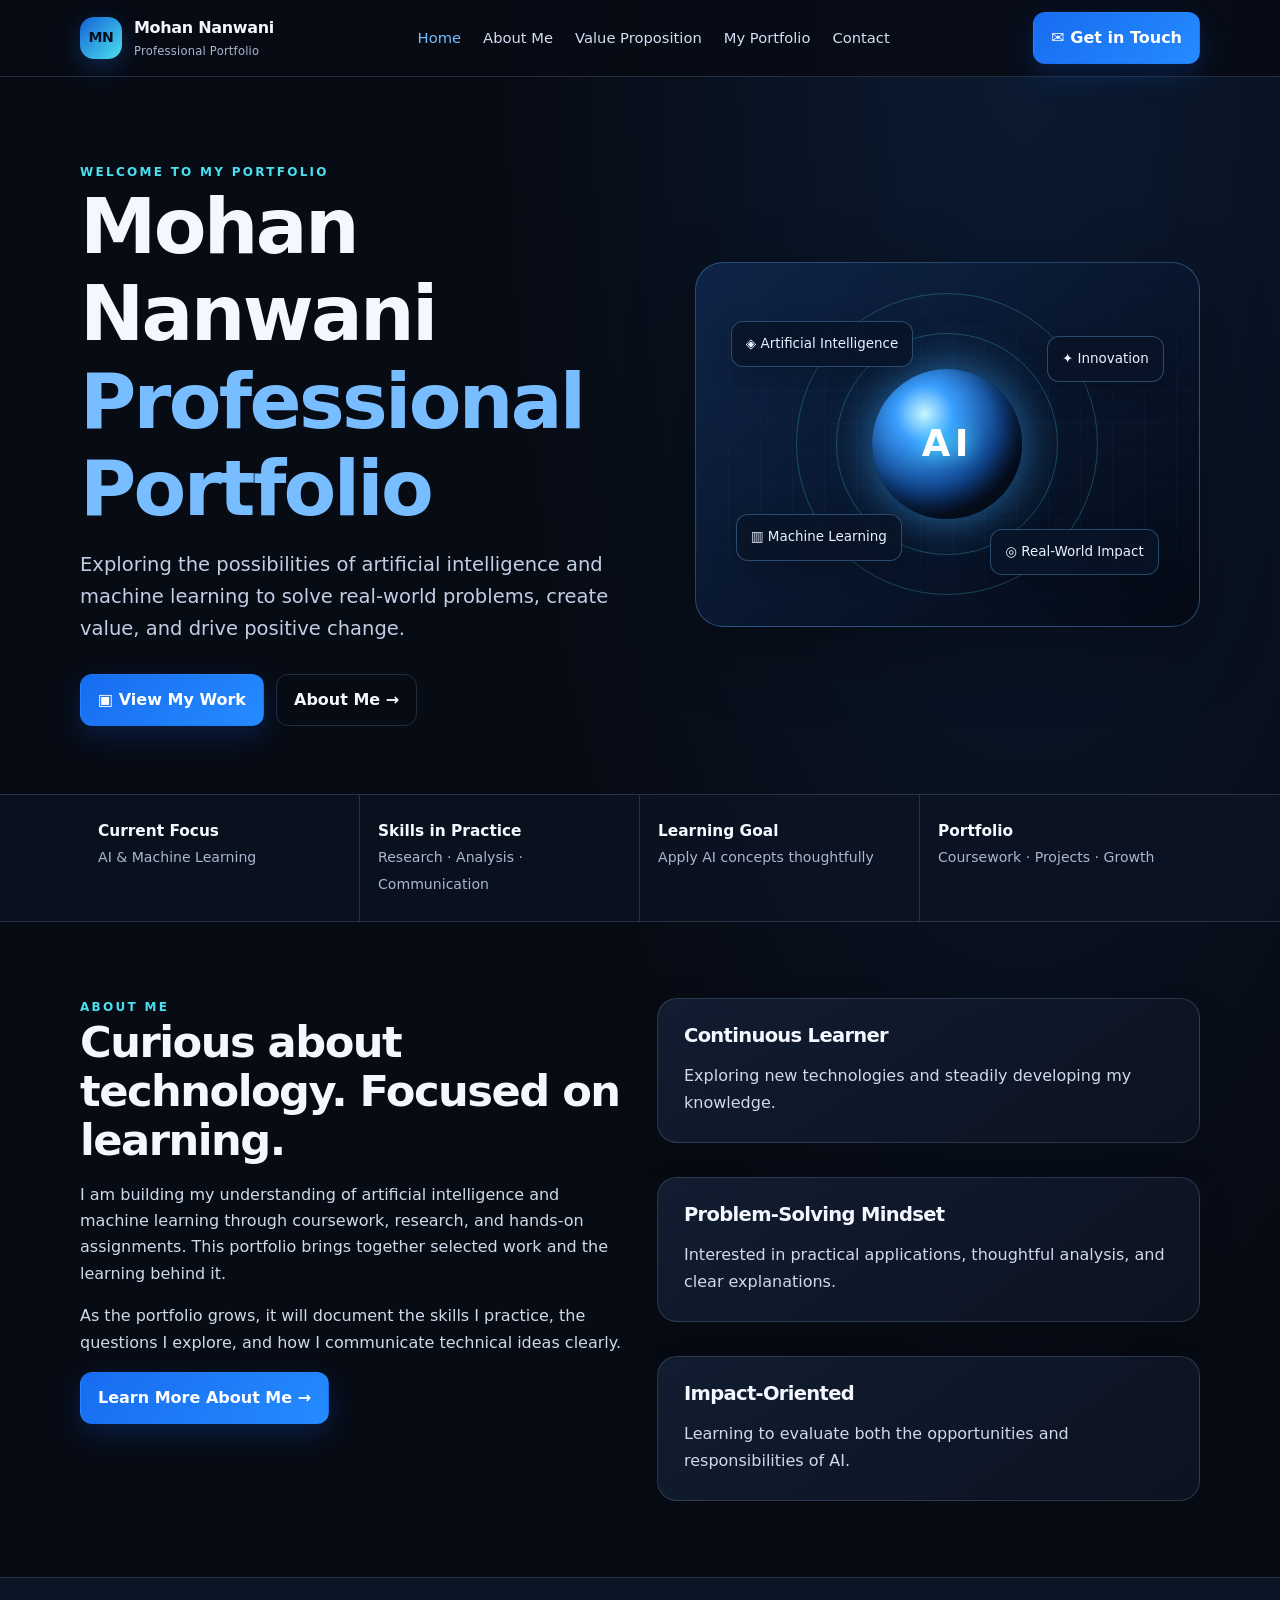
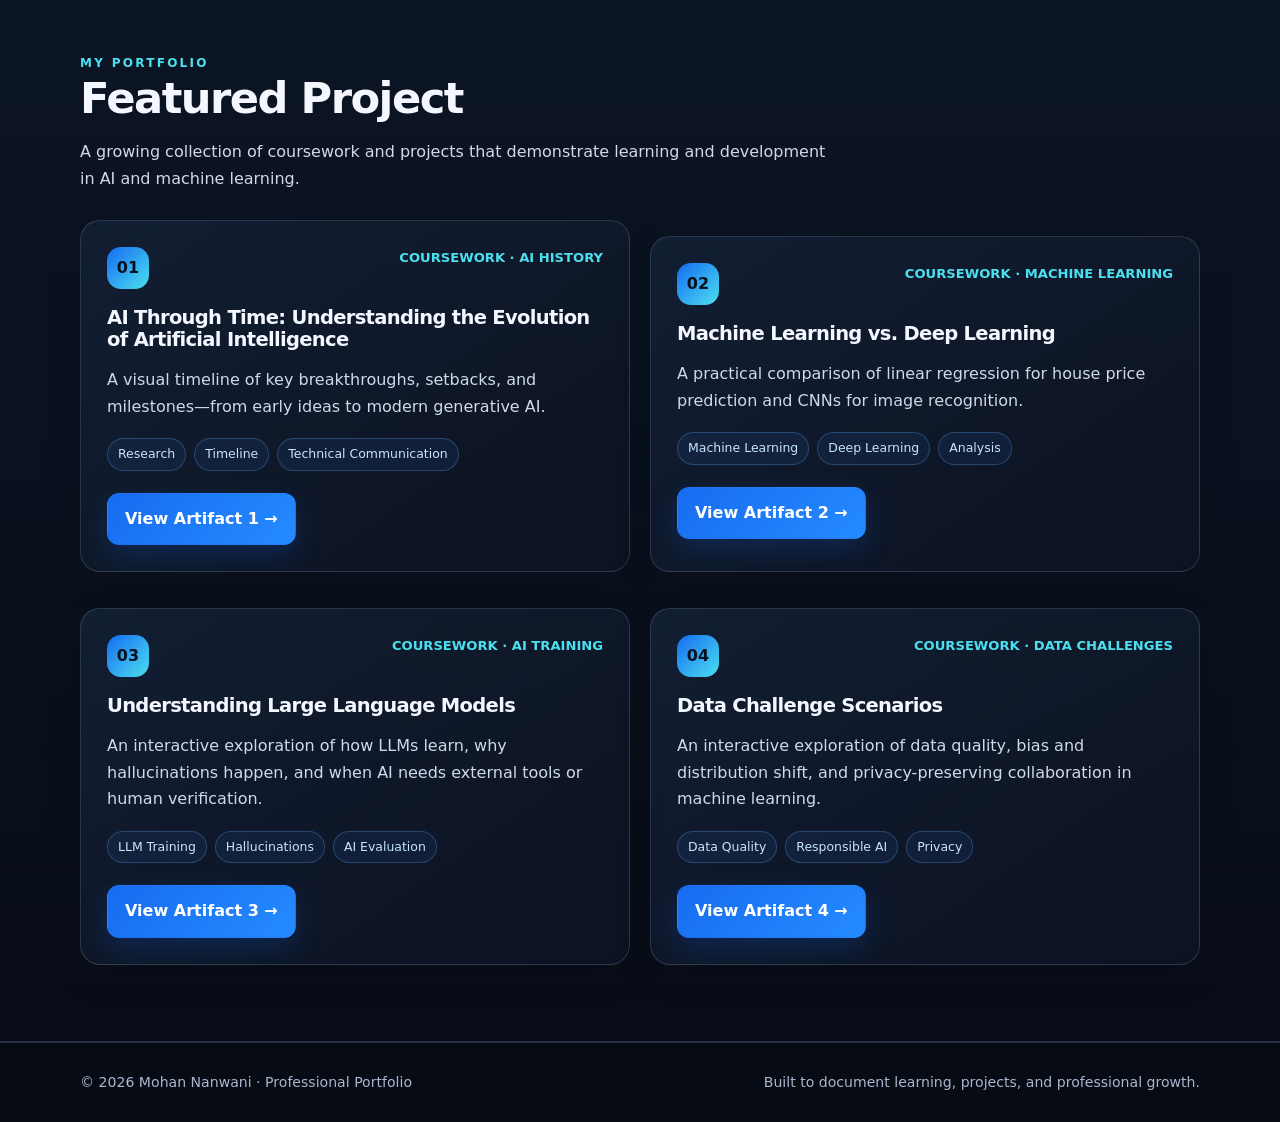
<file: index.html>
<!doctype html>
<html lang="en">
<head>
<meta charset="utf-8"><meta name="viewport" content="width=device-width, initial-scale=1">
<meta name="description" content="Mohan Nanwani's professional portfolio showcasing AI and machine learning coursework, projects, and learning.">
<title>Home | Mohan Nanwani — Professional Portfolio</title>
<link rel="stylesheet" href="assets/css/style.css">
</head><body><a class="skip-link" href="#main">Skip to content</a>
<header class="site-header"><div class="container nav-wrap">
<a class="brand" href="index.html"><span class="brand-mark">MN</span><span>Mohan Nanwani<small>Professional Portfolio</small></span></a>
<button class="menu-toggle" aria-expanded="false" aria-controls="primary-nav">Menu</button>
<nav class="nav-links" id="primary-nav" aria-label="Main navigation"><a href="index.html" aria-current="page">Home</a>
<a href="about.html" >About Me</a>
<a href="value-proposition.html" >Value Proposition</a>
<a href="portfolio.html" >My Portfolio</a>
<a href="contact.html" >Contact</a></nav>
<a class="button" href="contact.html">✉ Get in Touch</a>
</div></header><main id="main">
<section class="hero"><div class="container hero-grid">
<div><div class="eyebrow">Welcome to my portfolio</div><h1>Mohan Nanwani<span>Professional Portfolio</span></h1>
<p class="lead">Exploring the possibilities of artificial intelligence and machine learning to solve real-world problems, create value, and drive positive change.</p>
<div class="hero-actions"><a class="button" href="portfolio.html">▣ View My Work</a><a class="button secondary" href="about.html">About Me →</a></div></div>
<div class="hero-art" aria-label="Abstract AI-inspired graphic"><div class="grid-glow"></div><div class="orb"></div><div class="floating-label label-one">◈ Artificial Intelligence</div><div class="floating-label label-two">✦ Innovation</div><div class="floating-label label-three">▥ Machine Learning</div><div class="floating-label label-four">◎ Real-World Impact</div></div>
</div></section>
<section class="stats"><div class="container stats-grid">
<div class="stat"><strong>Current Focus</strong><span>AI &amp; Machine Learning</span></div><div class="stat"><strong>Skills in Practice</strong><span>Research · Analysis · Communication</span></div><div class="stat"><strong>Learning Goal</strong><span>Apply AI concepts thoughtfully</span></div><div class="stat"><strong>Portfolio</strong><span>Coursework · Projects · Growth</span></div>
</div></section>
<section class="section"><div class="container two-col">
<div><div class="eyebrow">About me</div><h2>Curious about technology. Focused on learning.</h2><p>I am building my understanding of artificial intelligence and machine learning through coursework, research, and hands-on assignments. This portfolio brings together selected work and the learning behind it.</p><p>As the portfolio grows, it will document the skills I practice, the questions I explore, and how I communicate technical ideas clearly.</p><a class="button" href="about.html">Learn More About Me →</a></div>
<div class="content-stack"><div class="card"><h3>Continuous Learner</h3><p>Exploring new technologies and steadily developing my knowledge.</p></div><div class="card"><h3>Problem-Solving Mindset</h3><p>Interested in practical applications, thoughtful analysis, and clear explanations.</p></div><div class="card"><h3>Impact-Oriented</h3><p>Learning to evaluate both the opportunities and responsibilities of AI.</p></div></div>
</div></section>
<section class="section alt"><div class="container"><div class="section-head"><div class="eyebrow">My portfolio</div><h2>Featured Project</h2><p>A growing collection of coursework and projects that demonstrate learning and development in AI and machine learning.</p></div>
<div class="project-grid">
<div class="card project-card"><div class="project-top"><span class="project-number">01</span><span class="project-meta">COURSEWORK · AI HISTORY</span></div><div class="project-body"><h3>AI Through Time: Understanding the Evolution of Artificial Intelligence</h3><p>A visual timeline of key breakthroughs, setbacks, and milestones—from early ideas to modern generative AI.</p><div class="tag-row"><span class="tag">Research</span><span class="tag">Timeline</span><span class="tag">Technical Communication</span></div><p style="margin-top:22px"><a class="button" href="artifact-1.html">View Artifact 1 →</a></p></div></div>
<div class="card project-card"><div class="project-top"><span class="project-number">02</span><span class="project-meta">COURSEWORK · MACHINE LEARNING</span></div><div class="project-body"><h3>Machine Learning vs. Deep Learning</h3><p>A practical comparison of linear regression for house price prediction and CNNs for image recognition.</p><div class="tag-row"><span class="tag">Machine Learning</span><span class="tag">Deep Learning</span><span class="tag">Analysis</span></div><p style="margin-top:22px"><a class="button" href="artifact-2.html">View Artifact 2 →</a></p></div></div>
<div class="card project-card"><div class="project-top"><span class="project-number">03</span><span class="project-meta">COURSEWORK · AI TRAINING</span></div><div class="project-body"><h3>Understanding Large Language Models</h3><p>An interactive exploration of how LLMs learn, why hallucinations happen, and when AI needs external tools or human verification.</p><div class="tag-row"><span class="tag">LLM Training</span><span class="tag">Hallucinations</span><span class="tag">AI Evaluation</span></div><p style="margin-top:22px"><a class="button" href="artifact-3.html">View Artifact 3 →</a></p></div></div>
<div class="card project-card"><div class="project-top"><span class="project-number">04</span><span class="project-meta">COURSEWORK · DATA CHALLENGES</span></div><div class="project-body"><h3>Data Challenge Scenarios</h3><p>An interactive exploration of data quality, bias and distribution shift, and privacy-preserving collaboration in machine learning.</p><div class="tag-row"><span class="tag">Data Quality</span><span class="tag">Responsible AI</span><span class="tag">Privacy</span></div><p style="margin-top:22px"><a class="button" href="artifact-4.html">View Artifact 4 →</a></p></div></div>
</div>
</div></section>
</main><footer class="footer"><div class="container footer-inner"><span>© <span data-year></span> Mohan Nanwani · Professional Portfolio</span><span>Built to document learning, projects, and professional growth.</span></div></footer><script src="assets/js/script.js"></script></body></html>
</file>
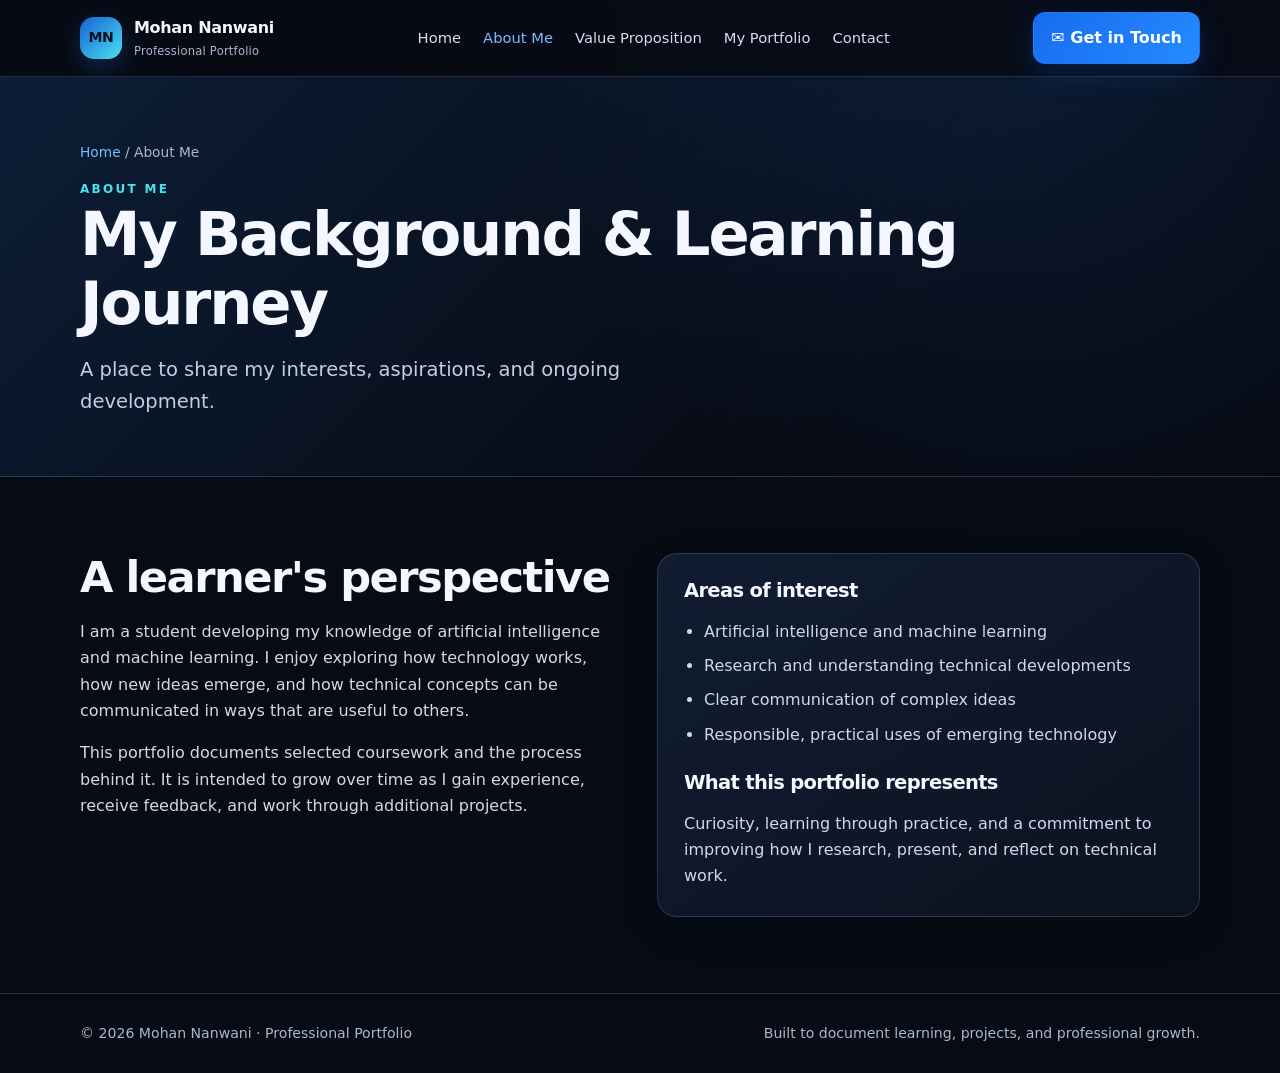
<file: about.html>
<!doctype html>
<html lang="en">
<head>
<meta charset="utf-8"><meta name="viewport" content="width=device-width, initial-scale=1">
<meta name="description" content="Mohan Nanwani's professional portfolio showcasing AI and machine learning coursework, projects, and learning.">
<title>About Me | Mohan Nanwani — Professional Portfolio</title>
<link rel="stylesheet" href="assets/css/style.css">
</head><body><a class="skip-link" href="#main">Skip to content</a>
<header class="site-header"><div class="container nav-wrap">
<a class="brand" href="index.html"><span class="brand-mark">MN</span><span>Mohan Nanwani<small>Professional Portfolio</small></span></a>
<button class="menu-toggle" aria-expanded="false" aria-controls="primary-nav">Menu</button>
<nav class="nav-links" id="primary-nav" aria-label="Main navigation"><a href="index.html" >Home</a>
<a href="about.html" aria-current="page">About Me</a>
<a href="value-proposition.html" >Value Proposition</a>
<a href="portfolio.html" >My Portfolio</a>
<a href="contact.html" >Contact</a></nav>
<a class="button" href="contact.html">✉ Get in Touch</a>
</div></header><main id="main">
<section class="page-hero"><div class="container"><div class="breadcrumb"><a href="index.html">Home</a> / About Me</div><div class="eyebrow">About me</div><h1>My Background &amp; Learning Journey</h1><p class="lead">A place to share my interests, aspirations, and ongoing development.</p></div></section>
<section class="section"><div class="container two-col"><div><h2>A learner's perspective</h2><p>I am a student developing my knowledge of artificial intelligence and machine learning. I enjoy exploring how technology works, how new ideas emerge, and how technical concepts can be communicated in ways that are useful to others.</p><p>This portfolio documents selected coursework and the process behind it. It is intended to grow over time as I gain experience, receive feedback, and work through additional projects.</p></div>
<div class="card"><h3>Areas of interest</h3><ul class="detail-list"><li>Artificial intelligence and machine learning</li><li>Research and understanding technical developments</li><li>Clear communication of complex ideas</li><li>Responsible, practical uses of emerging technology</li></ul><h3 style="margin-top:24px">What this portfolio represents</h3><p>Curiosity, learning through practice, and a commitment to improving how I research, present, and reflect on technical work.</p></div></div></section>
</main><footer class="footer"><div class="container footer-inner"><span>© <span data-year></span> Mohan Nanwani · Professional Portfolio</span><span>Built to document learning, projects, and professional growth.</span></div></footer><script src="assets/js/script.js"></script></body></html>
</file>
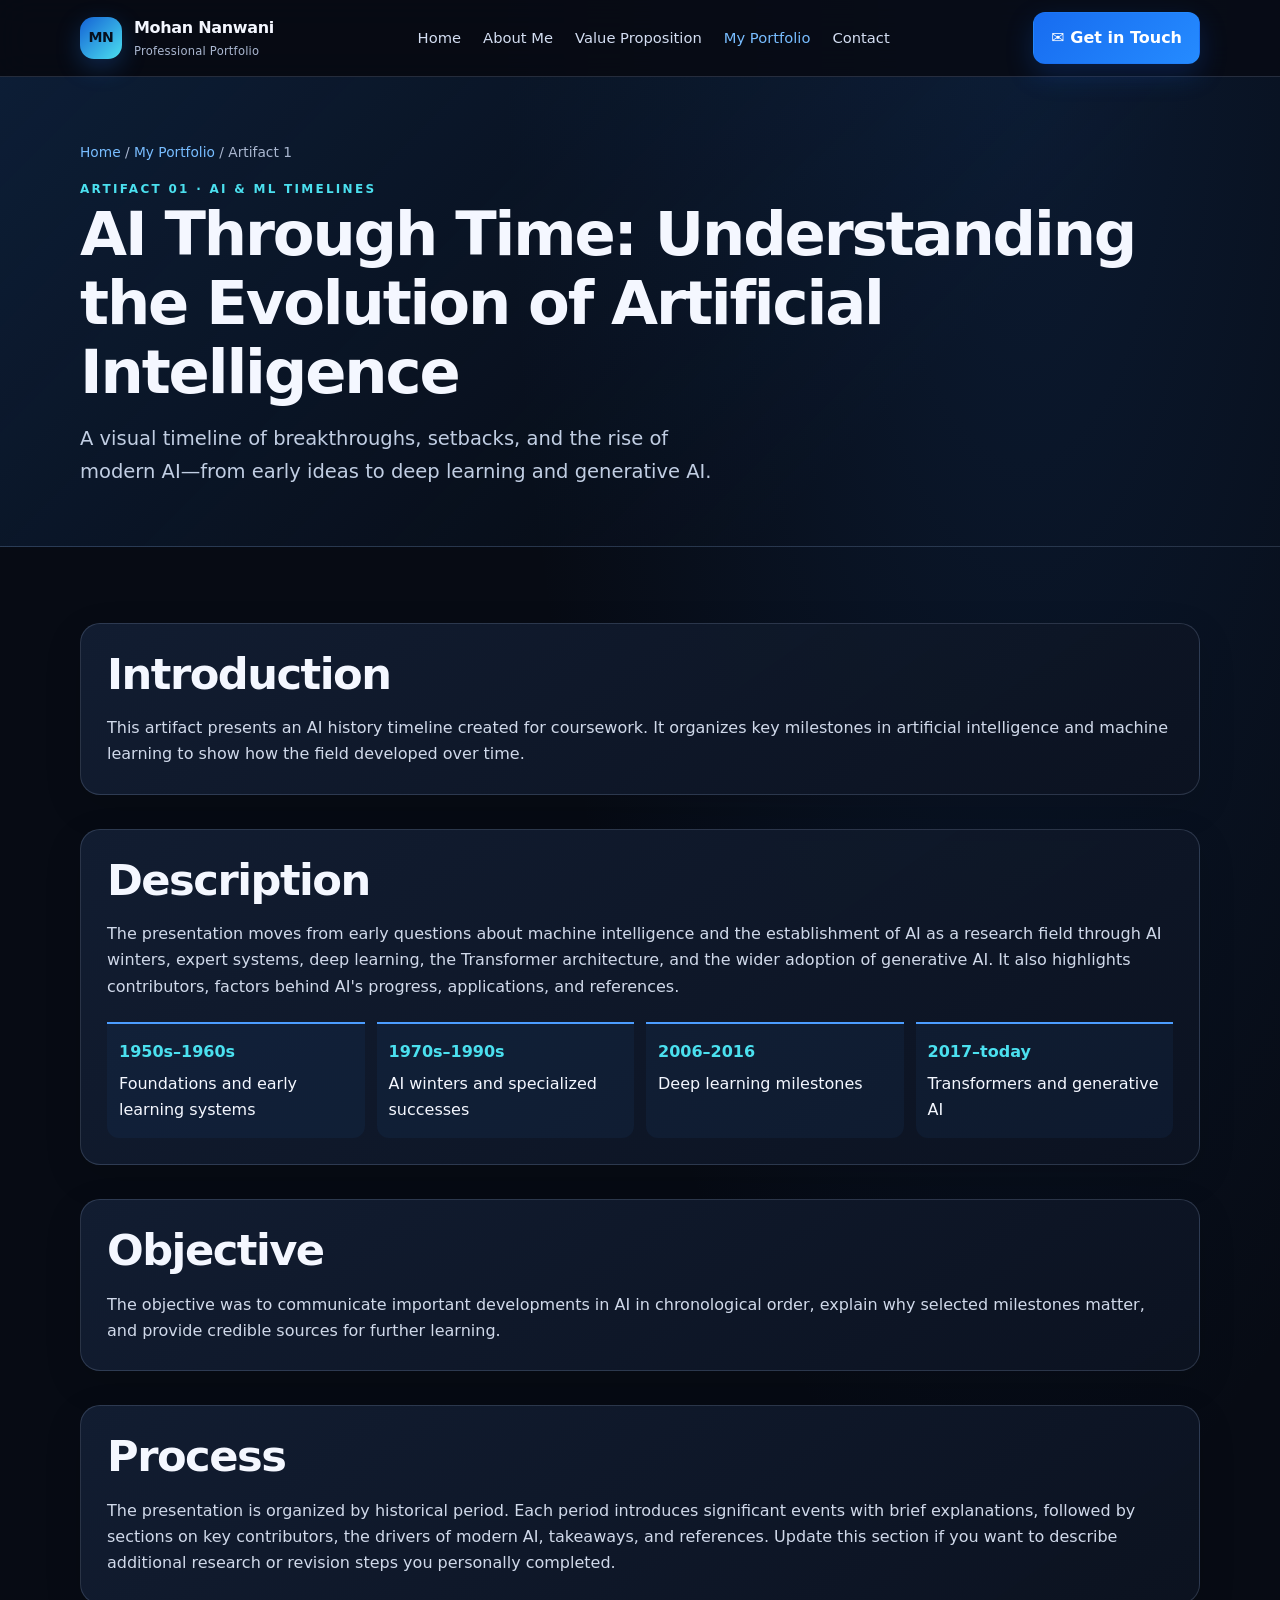
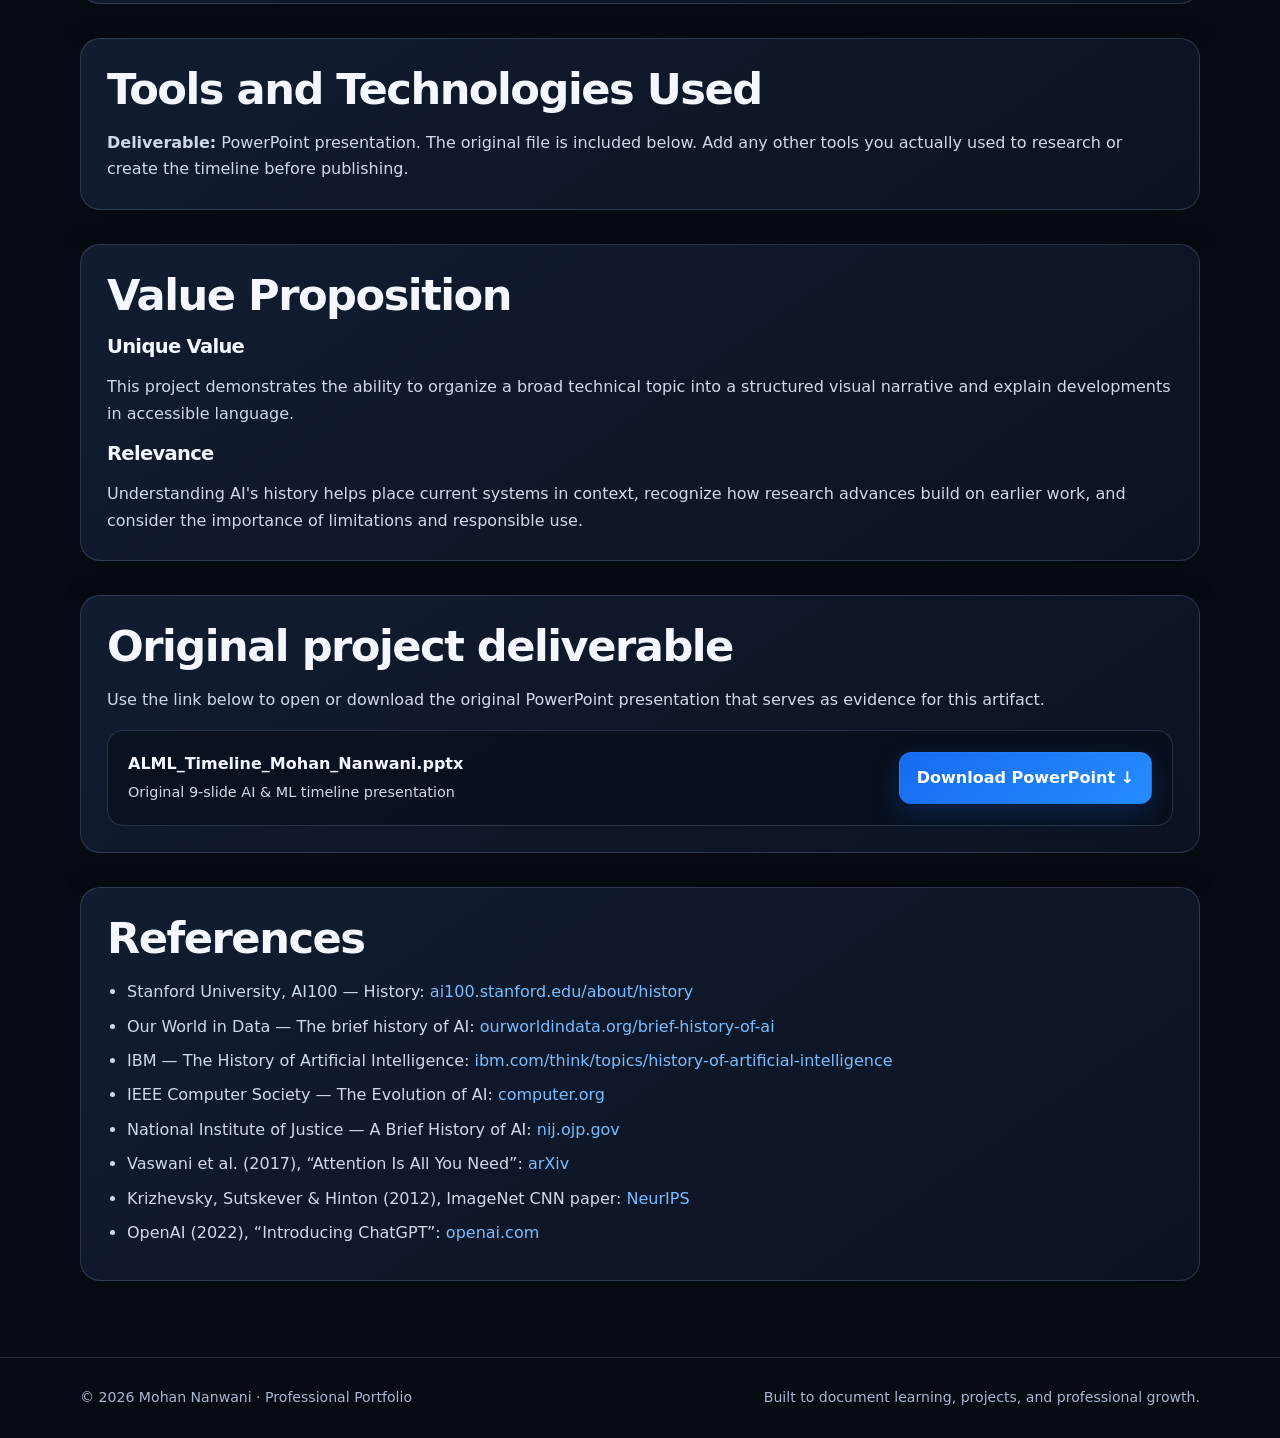
<file: artifact-1.html>
<!doctype html>
<html lang="en">
<head>
<meta charset="utf-8"><meta name="viewport" content="width=device-width, initial-scale=1">
<meta name="description" content="Mohan Nanwani's professional portfolio showcasing AI and machine learning coursework, projects, and learning.">
<title>Artifact 1 — AI Through Time | Mohan Nanwani — Professional Portfolio</title>
<link rel="stylesheet" href="assets/css/style.css">
</head><body><a class="skip-link" href="#main">Skip to content</a>
<header class="site-header"><div class="container nav-wrap">
<a class="brand" href="index.html"><span class="brand-mark">MN</span><span>Mohan Nanwani<small>Professional Portfolio</small></span></a>
<button class="menu-toggle" aria-expanded="false" aria-controls="primary-nav">Menu</button>
<nav class="nav-links" id="primary-nav" aria-label="Main navigation"><a href="index.html" >Home</a>
<a href="about.html" >About Me</a>
<a href="value-proposition.html" >Value Proposition</a>
<a href="portfolio.html" aria-current="page">My Portfolio</a>
<a href="contact.html" >Contact</a></nav>
<a class="button" href="contact.html">✉ Get in Touch</a>
</div></header><main id="main">
<section class="page-hero"><div class="container"><div class="breadcrumb"><a href="index.html">Home</a> / <a href="portfolio.html">My Portfolio</a> / Artifact 1</div><div class="eyebrow">Artifact 01 · AI &amp; ML Timelines</div><h1>AI Through Time: Understanding the Evolution of Artificial Intelligence</h1><p class="lead">A visual timeline of breakthroughs, setbacks, and the rise of modern AI—from early ideas to deep learning and generative AI.</p></div></section>
<section class="section"><div class="container content-stack">
<div class="card"><h2>Introduction</h2><p>This artifact presents an AI history timeline created for coursework. It organizes key milestones in artificial intelligence and machine learning to show how the field developed over time.</p></div>
<div class="card"><h2>Description</h2><p>The presentation moves from early questions about machine intelligence and the establishment of AI as a research field through AI winters, expert systems, deep learning, the Transformer architecture, and the wider adoption of generative AI. It also highlights contributors, factors behind AI's progress, applications, and references.</p><div class="timeline"><div class="timeline-item"><strong>1950s–1960s</strong>Foundations and early learning systems</div><div class="timeline-item"><strong>1970s–1990s</strong>AI winters and specialized successes</div><div class="timeline-item"><strong>2006–2016</strong>Deep learning milestones</div><div class="timeline-item"><strong>2017–today</strong>Transformers and generative AI</div></div></div>
<div class="card"><h2>Objective</h2><p>The objective was to communicate important developments in AI in chronological order, explain why selected milestones matter, and provide credible sources for further learning.</p></div>
<div class="card"><h2>Process</h2><p>The presentation is organized by historical period. Each period introduces significant events with brief explanations, followed by sections on key contributors, the drivers of modern AI, takeaways, and references. Update this section if you want to describe additional research or revision steps you personally completed.</p></div>
<div class="card"><h2>Tools and Technologies Used</h2><p><strong>Deliverable:</strong> PowerPoint presentation. The original file is included below. Add any other tools you actually used to research or create the timeline before publishing.</p></div>
<div class="card"><h2>Value Proposition</h2><h3>Unique Value</h3><p>This project demonstrates the ability to organize a broad technical topic into a structured visual narrative and explain developments in accessible language.</p><h3>Relevance</h3><p>Understanding AI's history helps place current systems in context, recognize how research advances build on earlier work, and consider the importance of limitations and responsible use.</p></div>
<div class="card"><h2>Original project deliverable</h2><p>Use the link below to open or download the original PowerPoint presentation that serves as evidence for this artifact.</p><div class="file-panel"><div><strong>ALML_Timeline_Mohan_Nanwani.pptx</strong><p>Original 9-slide AI &amp; ML timeline presentation</p></div><a class="button" href="assets/timeline/ALML_Timeline_Mohan_Nanwani.pptx" download>Download PowerPoint ↓</a></div></div>
<div class="card"><h2>References</h2><ul class="detail-list"><li>Stanford University, AI100 — History: <a href="https://ai100.stanford.edu/about/history" target="_blank" rel="noopener">ai100.stanford.edu/about/history</a></li><li>Our World in Data — The brief history of AI: <a href="https://ourworldindata.org/brief-history-of-ai" target="_blank" rel="noopener">ourworldindata.org/brief-history-of-ai</a></li><li>IBM — The History of Artificial Intelligence: <a href="https://www.ibm.com/think/topics/history-of-artificial-intelligence" target="_blank" rel="noopener">ibm.com/think/topics/history-of-artificial-intelligence</a></li><li>IEEE Computer Society — The Evolution of AI: <a href="https://www.computer.org/publications/tech-news/research/evolution-of-ai/" target="_blank" rel="noopener">computer.org</a></li><li>National Institute of Justice — A Brief History of AI: <a href="https://nij.ojp.gov/topics/articles/brief-history-artificial-intelligence" target="_blank" rel="noopener">nij.ojp.gov</a></li><li>Vaswani et al. (2017), “Attention Is All You Need”: <a href="https://arxiv.org/abs/1706.03762" target="_blank" rel="noopener">arXiv</a></li><li>Krizhevsky, Sutskever &amp; Hinton (2012), ImageNet CNN paper: <a href="https://papers.nips.cc/paper/4824-imagenet-classification-with-deep-convolutional-neural-networks" target="_blank" rel="noopener">NeurIPS</a></li><li>OpenAI (2022), “Introducing ChatGPT”: <a href="https://openai.com/index/chatgpt/" target="_blank" rel="noopener">openai.com</a></li></ul></div>

</div></section>
</main><footer class="footer"><div class="container footer-inner"><span>© <span data-year></span> Mohan Nanwani · Professional Portfolio</span><span>Built to document learning, projects, and professional growth.</span></div></footer><script src="assets/js/script.js"></script></body></html>
</file>
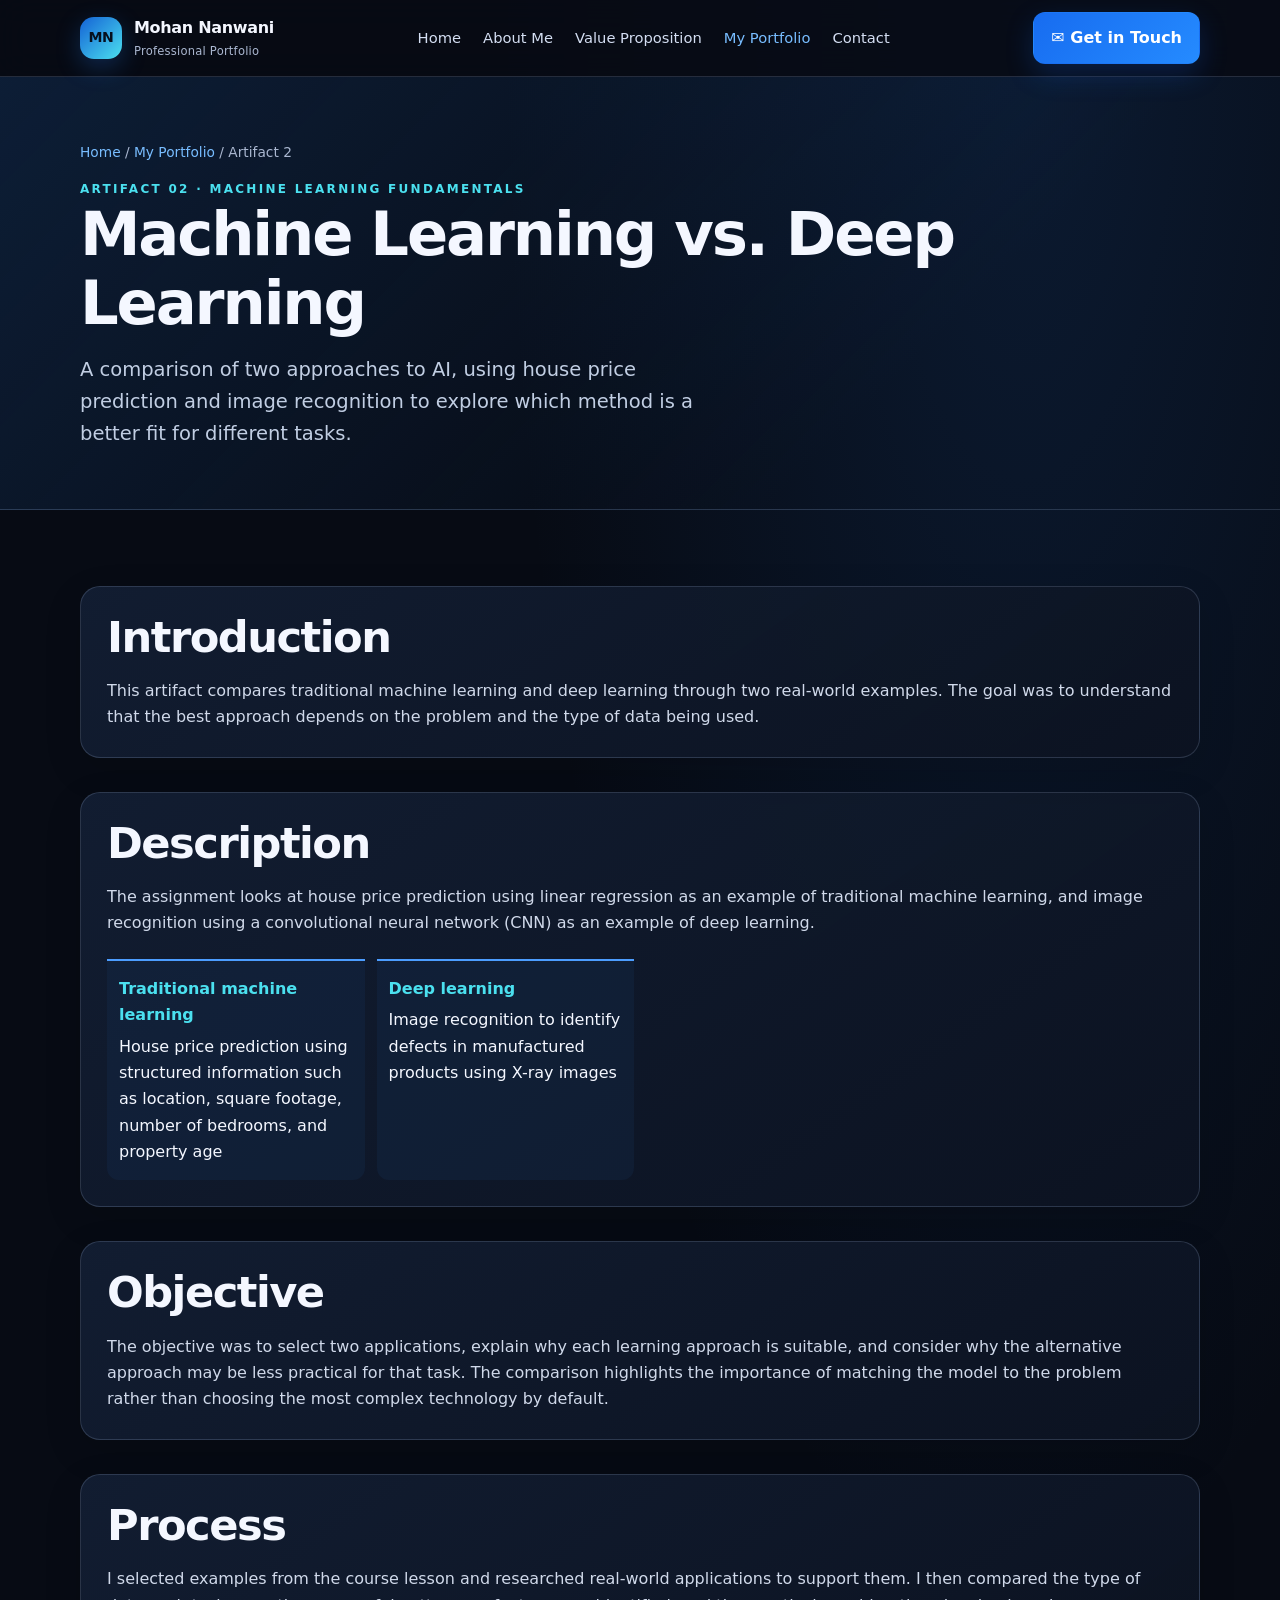
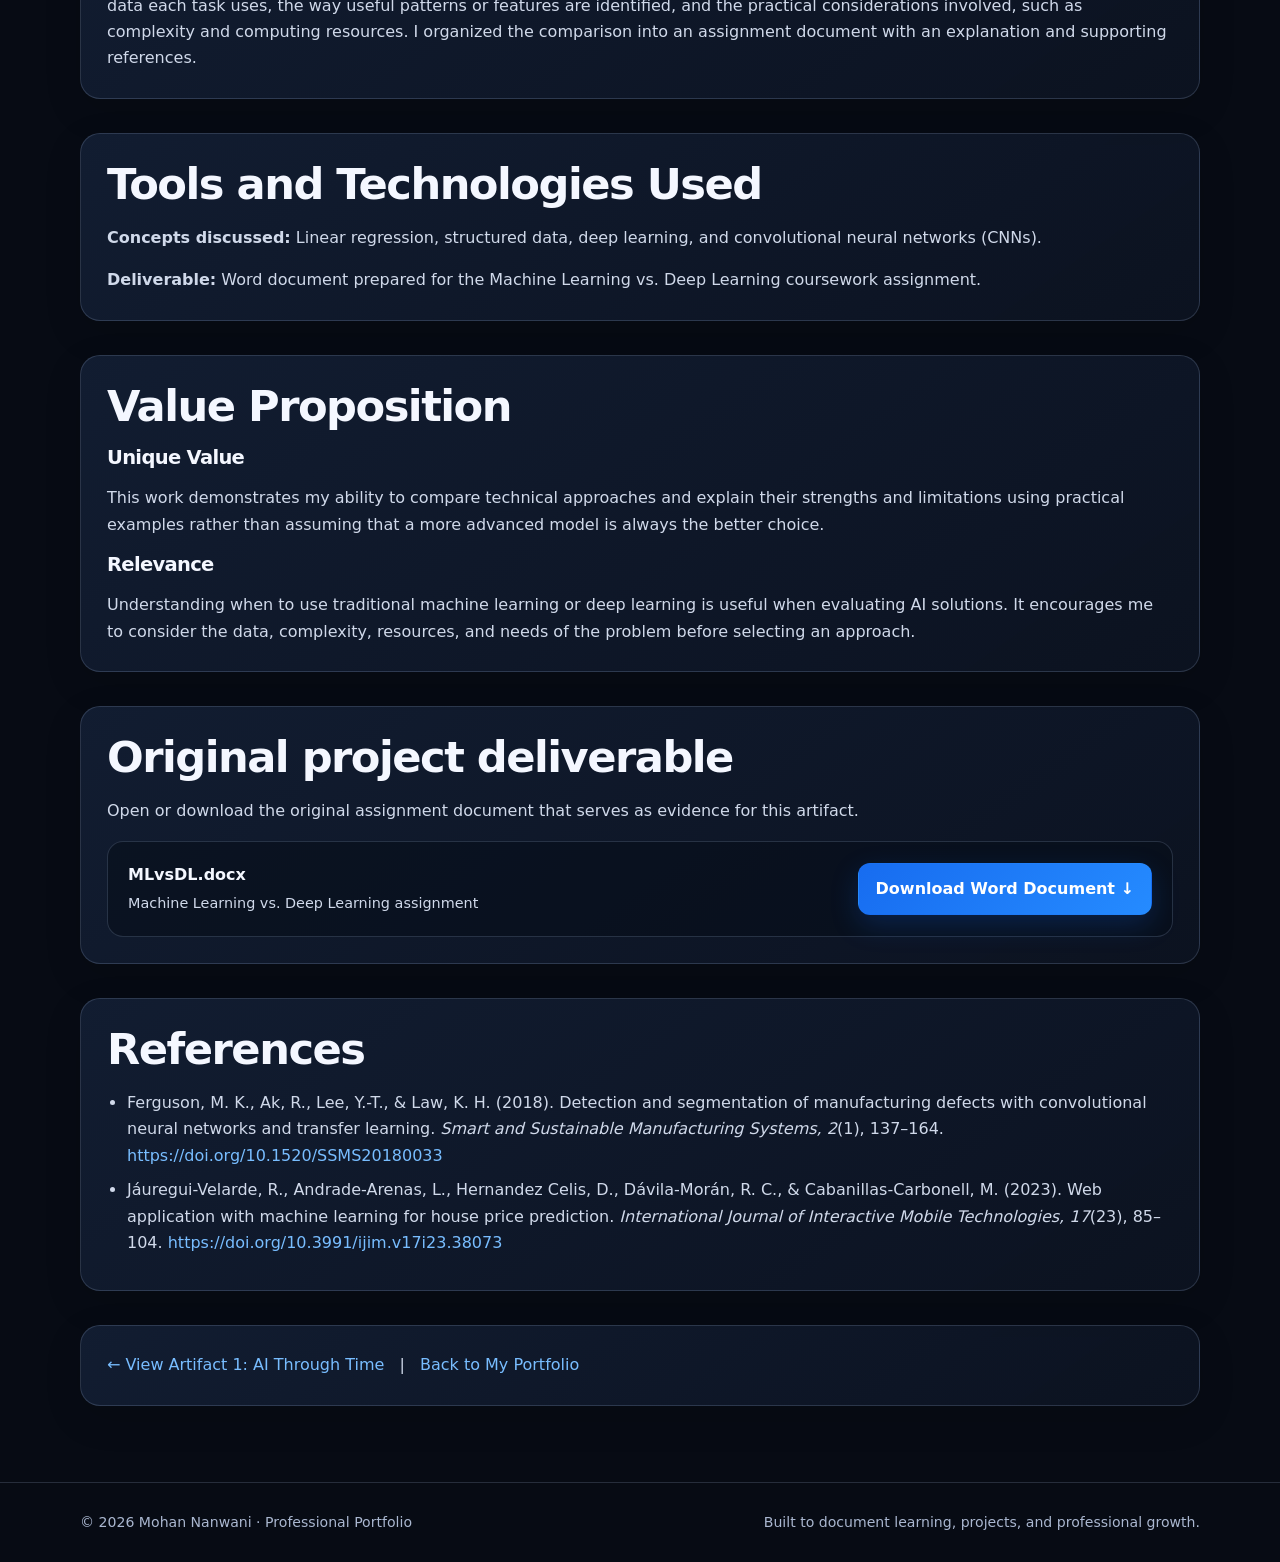
<file: artifact-2.html>
<!doctype html>
<html lang="en">
<head>
<meta charset="utf-8"><meta name="viewport" content="width=device-width, initial-scale=1">
<meta name="description" content="Mohan Nanwani's comparison of traditional machine learning and deep learning through practical examples.">
<title>Artifact 2 — Machine Learning vs. Deep Learning | Mohan Nanwani — Professional Portfolio</title>
<link rel="stylesheet" href="assets/css/style.css">
</head><body><a class="skip-link" href="#main">Skip to content</a>
<header class="site-header"><div class="container nav-wrap">
<a class="brand" href="index.html"><span class="brand-mark">MN</span><span>Mohan Nanwani<small>Professional Portfolio</small></span></a>
<button class="menu-toggle" aria-expanded="false" aria-controls="primary-nav">Menu</button>
<nav class="nav-links" id="primary-nav" aria-label="Main navigation"><a href="index.html">Home</a>
<a href="about.html">About Me</a>
<a href="value-proposition.html">Value Proposition</a>
<a href="portfolio.html" aria-current="page">My Portfolio</a>
<a href="contact.html">Contact</a></nav>
<a class="button" href="contact.html">✉ Get in Touch</a>
</div></header><main id="main">
<section class="page-hero"><div class="container"><div class="breadcrumb"><a href="index.html">Home</a> / <a href="portfolio.html">My Portfolio</a> / Artifact 2</div><div class="eyebrow">Artifact 02 · Machine Learning Fundamentals</div><h1>Machine Learning vs. Deep Learning</h1><p class="lead">A comparison of two approaches to AI, using house price prediction and image recognition to explore which method is a better fit for different tasks.</p></div></section>
<section class="section"><div class="container content-stack">
<div class="card"><h2>Introduction</h2><p>This artifact compares traditional machine learning and deep learning through two real-world examples. The goal was to understand that the best approach depends on the problem and the type of data being used.</p></div>
<div class="card"><h2>Description</h2><p>The assignment looks at house price prediction using linear regression as an example of traditional machine learning, and image recognition using a convolutional neural network (CNN) as an example of deep learning.</p><div class="timeline"><div class="timeline-item"><strong>Traditional machine learning</strong>House price prediction using structured information such as location, square footage, number of bedrooms, and property age</div><div class="timeline-item"><strong>Deep learning</strong>Image recognition to identify defects in manufactured products using X-ray images</div></div></div>
<div class="card"><h2>Objective</h2><p>The objective was to select two applications, explain why each learning approach is suitable, and consider why the alternative approach may be less practical for that task. The comparison highlights the importance of matching the model to the problem rather than choosing the most complex technology by default.</p></div>
<div class="card"><h2>Process</h2><p>I selected examples from the course lesson and researched real-world applications to support them. I then compared the type of data each task uses, the way useful patterns or features are identified, and the practical considerations involved, such as complexity and computing resources. I organized the comparison into an assignment document with an explanation and supporting references.</p></div>
<div class="card"><h2>Tools and Technologies Used</h2><p><strong>Concepts discussed:</strong> Linear regression, structured data, deep learning, and convolutional neural networks (CNNs).</p><p><strong>Deliverable:</strong> Word document prepared for the Machine Learning vs. Deep Learning coursework assignment.</p></div>
<div class="card"><h2>Value Proposition</h2><h3>Unique Value</h3><p>This work demonstrates my ability to compare technical approaches and explain their strengths and limitations using practical examples rather than assuming that a more advanced model is always the better choice.</p><h3>Relevance</h3><p>Understanding when to use traditional machine learning or deep learning is useful when evaluating AI solutions. It encourages me to consider the data, complexity, resources, and needs of the problem before selecting an approach.</p></div>
<div class="card"><h2>Original project deliverable</h2><p>Open or download the original assignment document that serves as evidence for this artifact.</p><div class="file-panel"><div><strong>MLvsDL.docx</strong><p>Machine Learning vs. Deep Learning assignment</p></div><a class="button" href="assets/artifacts/MLvsDL.docx" download>Download Word Document ↓</a></div></div>
<div class="card"><h2>References</h2><ul class="detail-list"><li>Ferguson, M. K., Ak, R., Lee, Y.-T., &amp; Law, K. H. (2018). Detection and segmentation of manufacturing defects with convolutional neural networks and transfer learning. <em>Smart and Sustainable Manufacturing Systems, 2</em>(1), 137–164. <a href="https://doi.org/10.1520/SSMS20180033" target="_blank" rel="noopener">https://doi.org/10.1520/SSMS20180033</a></li><li>Jáuregui-Velarde, R., Andrade-Arenas, L., Hernandez Celis, D., Dávila-Morán, R. C., &amp; Cabanillas-Carbonell, M. (2023). Web application with machine learning for house price prediction. <em>International Journal of Interactive Mobile Technologies, 17</em>(23), 85–104. <a href="https://doi.org/10.3991/ijim.v17i23.38073" target="_blank" rel="noopener">https://doi.org/10.3991/ijim.v17i23.38073</a></li></ul></div>
<div class="card"><p><a href="artifact-1.html">← View Artifact 1: AI Through Time</a> <span style="margin: 0 10px">|</span> <a href="portfolio.html">Back to My Portfolio</a></p></div>
</div></section>
</main><footer class="footer"><div class="container footer-inner"><span>© <span data-year></span> Mohan Nanwani · Professional Portfolio</span><span>Built to document learning, projects, and professional growth.</span></div></footer><script src="assets/js/script.js"></script></body></html>
</file>
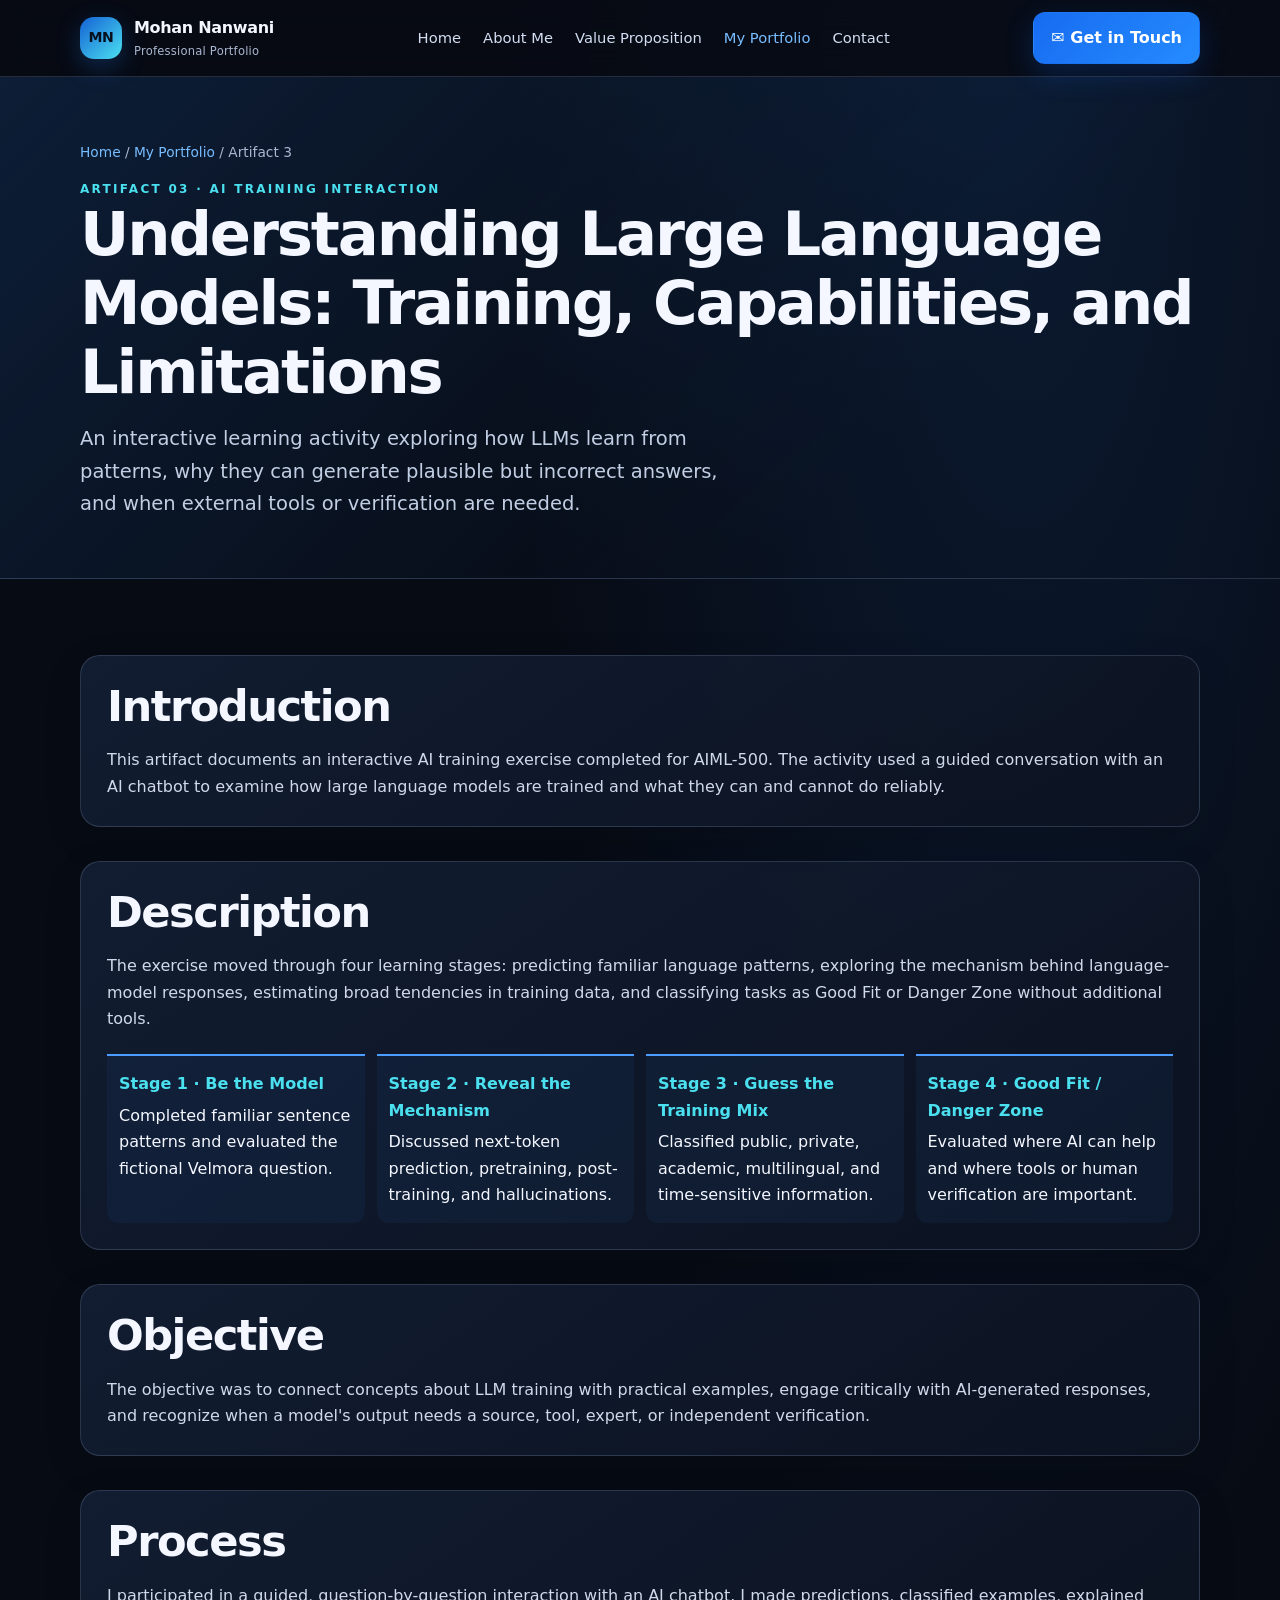
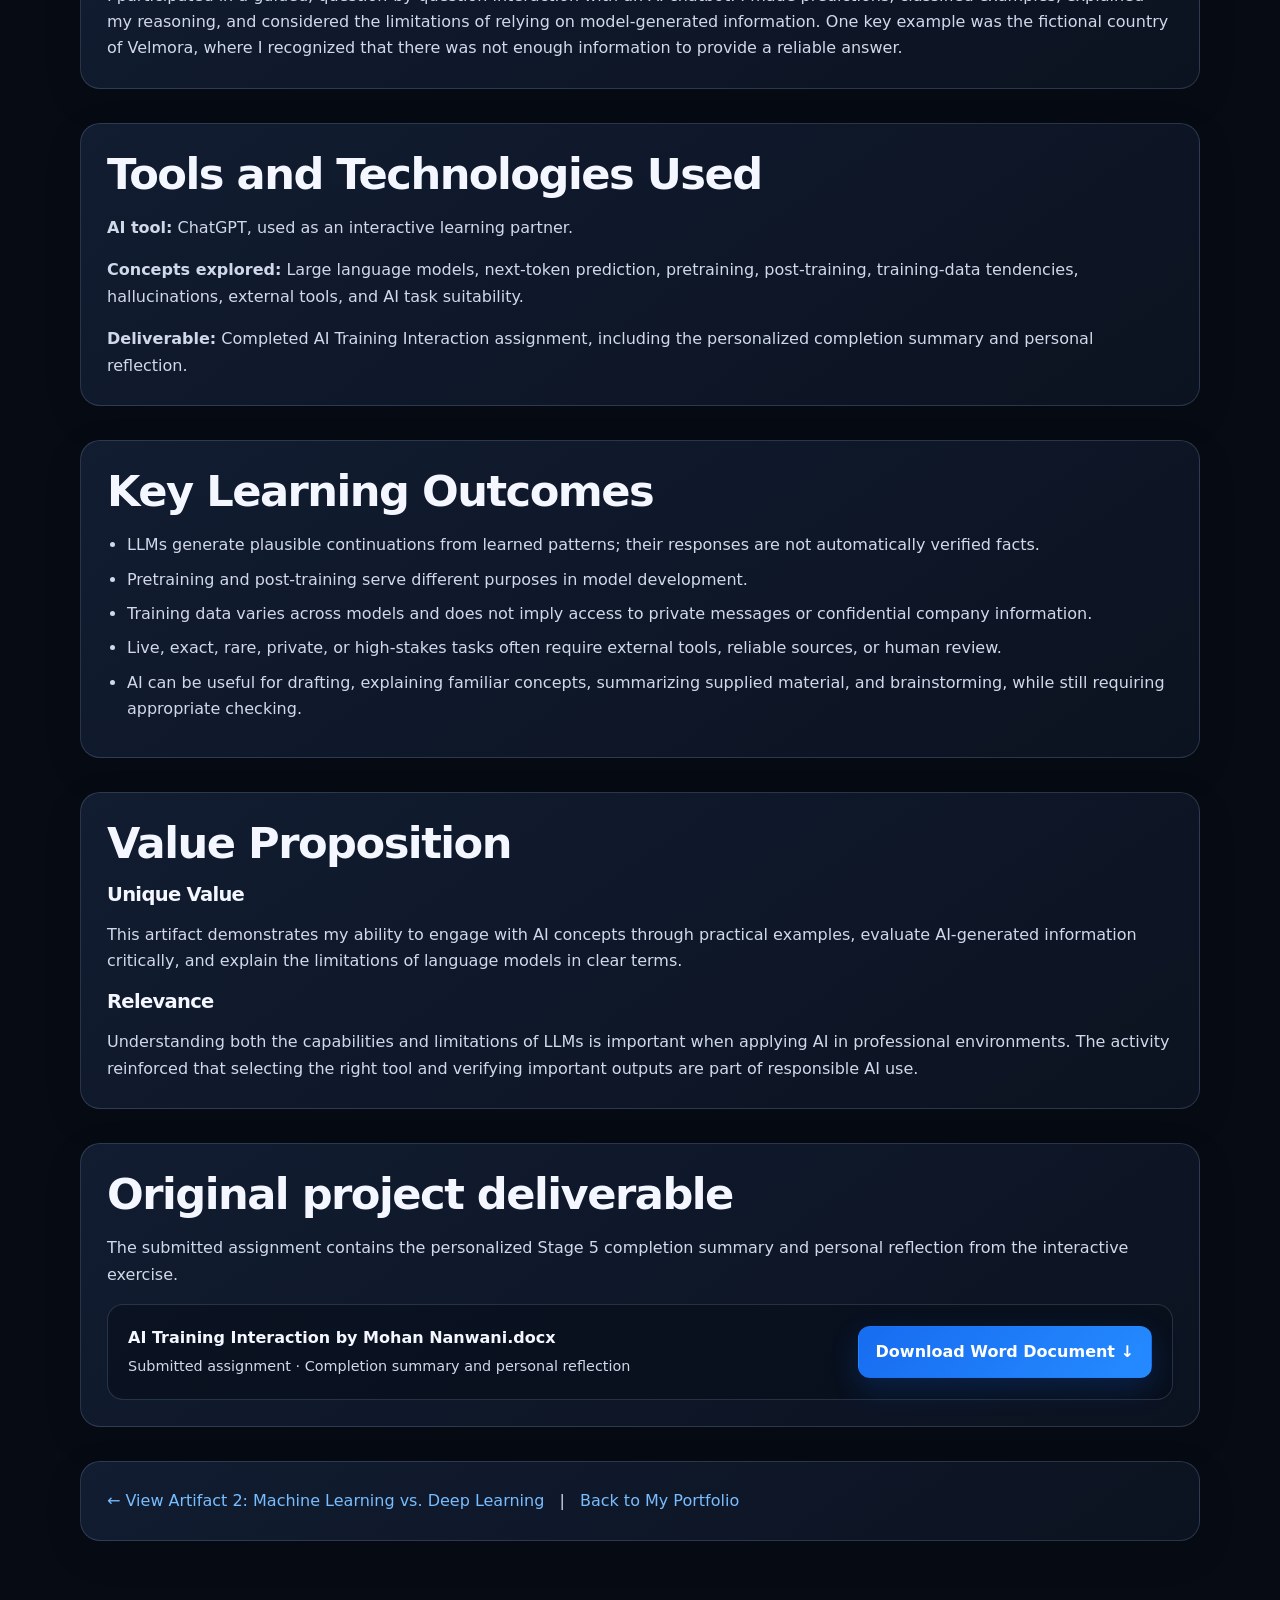
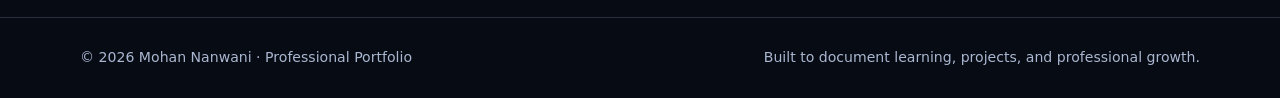
<file: artifact-3.html>
<!doctype html>
<html lang="en">
<head>
<meta charset="utf-8"><meta name="viewport" content="width=device-width, initial-scale=1">
<meta name="description" content="Mohan Nanwani's comparison of traditional machine learning and deep learning through practical examples.">
<title>Artifact 3 — Understanding Large Language Models | Mohan Nanwani — Professional Portfolio</title>
<link rel="stylesheet" href="assets/css/style.css">
</head><body><a class="skip-link" href="#main">Skip to content</a>
<header class="site-header"><div class="container nav-wrap">
<a class="brand" href="index.html"><span class="brand-mark">MN</span><span>Mohan Nanwani<small>Professional Portfolio</small></span></a>
<button class="menu-toggle" aria-expanded="false" aria-controls="primary-nav">Menu</button>
<nav class="nav-links" id="primary-nav" aria-label="Main navigation"><a href="index.html">Home</a>
<a href="about.html">About Me</a>
<a href="value-proposition.html">Value Proposition</a>
<a href="portfolio.html" aria-current="page">My Portfolio</a>
<a href="contact.html">Contact</a></nav>
<a class="button" href="contact.html">✉ Get in Touch</a>
</div></header>
<main id="main">
<section class="page-hero"><div class="container"><div class="breadcrumb"><a href="index.html">Home</a> / <a href="portfolio.html">My Portfolio</a> / Artifact 3</div><div class="eyebrow">Artifact 03 · AI Training Interaction</div><h1>Understanding Large Language Models: Training, Capabilities, and Limitations</h1><p class="lead">An interactive learning activity exploring how LLMs learn from patterns, why they can generate plausible but incorrect answers, and when external tools or verification are needed.</p></div></section>
<section class="section"><div class="container content-stack">
<div class="card"><h2>Introduction</h2><p>This artifact documents an interactive AI training exercise completed for AIML-500. The activity used a guided conversation with an AI chatbot to examine how large language models are trained and what they can and cannot do reliably.</p></div>
<div class="card"><h2>Description</h2><p>The exercise moved through four learning stages: predicting familiar language patterns, exploring the mechanism behind language-model responses, estimating broad tendencies in training data, and classifying tasks as Good Fit or Danger Zone without additional tools.</p><div class="timeline"><div class="timeline-item"><strong>Stage 1 · Be the Model</strong>Completed familiar sentence patterns and evaluated the fictional Velmora question.</div><div class="timeline-item"><strong>Stage 2 · Reveal the Mechanism</strong>Discussed next-token prediction, pretraining, post-training, and hallucinations.</div><div class="timeline-item"><strong>Stage 3 · Guess the Training Mix</strong>Classified public, private, academic, multilingual, and time-sensitive information.</div><div class="timeline-item"><strong>Stage 4 · Good Fit / Danger Zone</strong>Evaluated where AI can help and where tools or human verification are important.</div></div></div>
<div class="card"><h2>Objective</h2><p>The objective was to connect concepts about LLM training with practical examples, engage critically with AI-generated responses, and recognize when a model's output needs a source, tool, expert, or independent verification.</p></div>
<div class="card"><h2>Process</h2><p>I participated in a guided, question-by-question interaction with an AI chatbot. I made predictions, classified examples, explained my reasoning, and considered the limitations of relying on model-generated information. One key example was the fictional country of Velmora, where I recognized that there was not enough information to provide a reliable answer.</p></div>
<div class="card"><h2>Tools and Technologies Used</h2><p><strong>AI tool:</strong> ChatGPT, used as an interactive learning partner.</p><p><strong>Concepts explored:</strong> Large language models, next-token prediction, pretraining, post-training, training-data tendencies, hallucinations, external tools, and AI task suitability.</p><p><strong>Deliverable:</strong> Completed AI Training Interaction assignment, including the personalized completion summary and personal reflection.</p></div>
<div class="card"><h2>Key Learning Outcomes</h2><ul class="detail-list"><li>LLMs generate plausible continuations from learned patterns; their responses are not automatically verified facts.</li><li>Pretraining and post-training serve different purposes in model development.</li><li>Training data varies across models and does not imply access to private messages or confidential company information.</li><li>Live, exact, rare, private, or high-stakes tasks often require external tools, reliable sources, or human review.</li><li>AI can be useful for drafting, explaining familiar concepts, summarizing supplied material, and brainstorming, while still requiring appropriate checking.</li></ul></div>
<div class="card"><h2>Value Proposition</h2><h3>Unique Value</h3><p>This artifact demonstrates my ability to engage with AI concepts through practical examples, evaluate AI-generated information critically, and explain the limitations of language models in clear terms.</p><h3>Relevance</h3><p>Understanding both the capabilities and limitations of LLMs is important when applying AI in professional environments. The activity reinforced that selecting the right tool and verifying important outputs are part of responsible AI use.</p></div>
<div class="card"><h2>Original project deliverable</h2><p>The submitted assignment contains the personalized Stage 5 completion summary and personal reflection from the interactive exercise.</p><div class="file-panel"><div><strong>AI Training Interaction by Mohan Nanwani.docx</strong><p>Submitted assignment · Completion summary and personal reflection</p></div><a class="button" href="assets/artifacts/AI%20Training%20Interaction%20by%20Mohan%20Nanwani.docx" download>Download Word Document ↓</a></div></div>
<div class="card"><p><a href="artifact-2.html">← View Artifact 2: Machine Learning vs. Deep Learning</a> <span style="margin: 0 10px">|</span> <a href="portfolio.html">Back to My Portfolio</a></p></div>
</div></section>
</main>
</main><footer class="footer"><div class="container footer-inner"><span>© <span data-year></span> Mohan Nanwani · Professional Portfolio</span><span>Built to document learning, projects, and professional growth.</span></div></footer><script src="assets/js/script.js"></script></body></html>
</file>
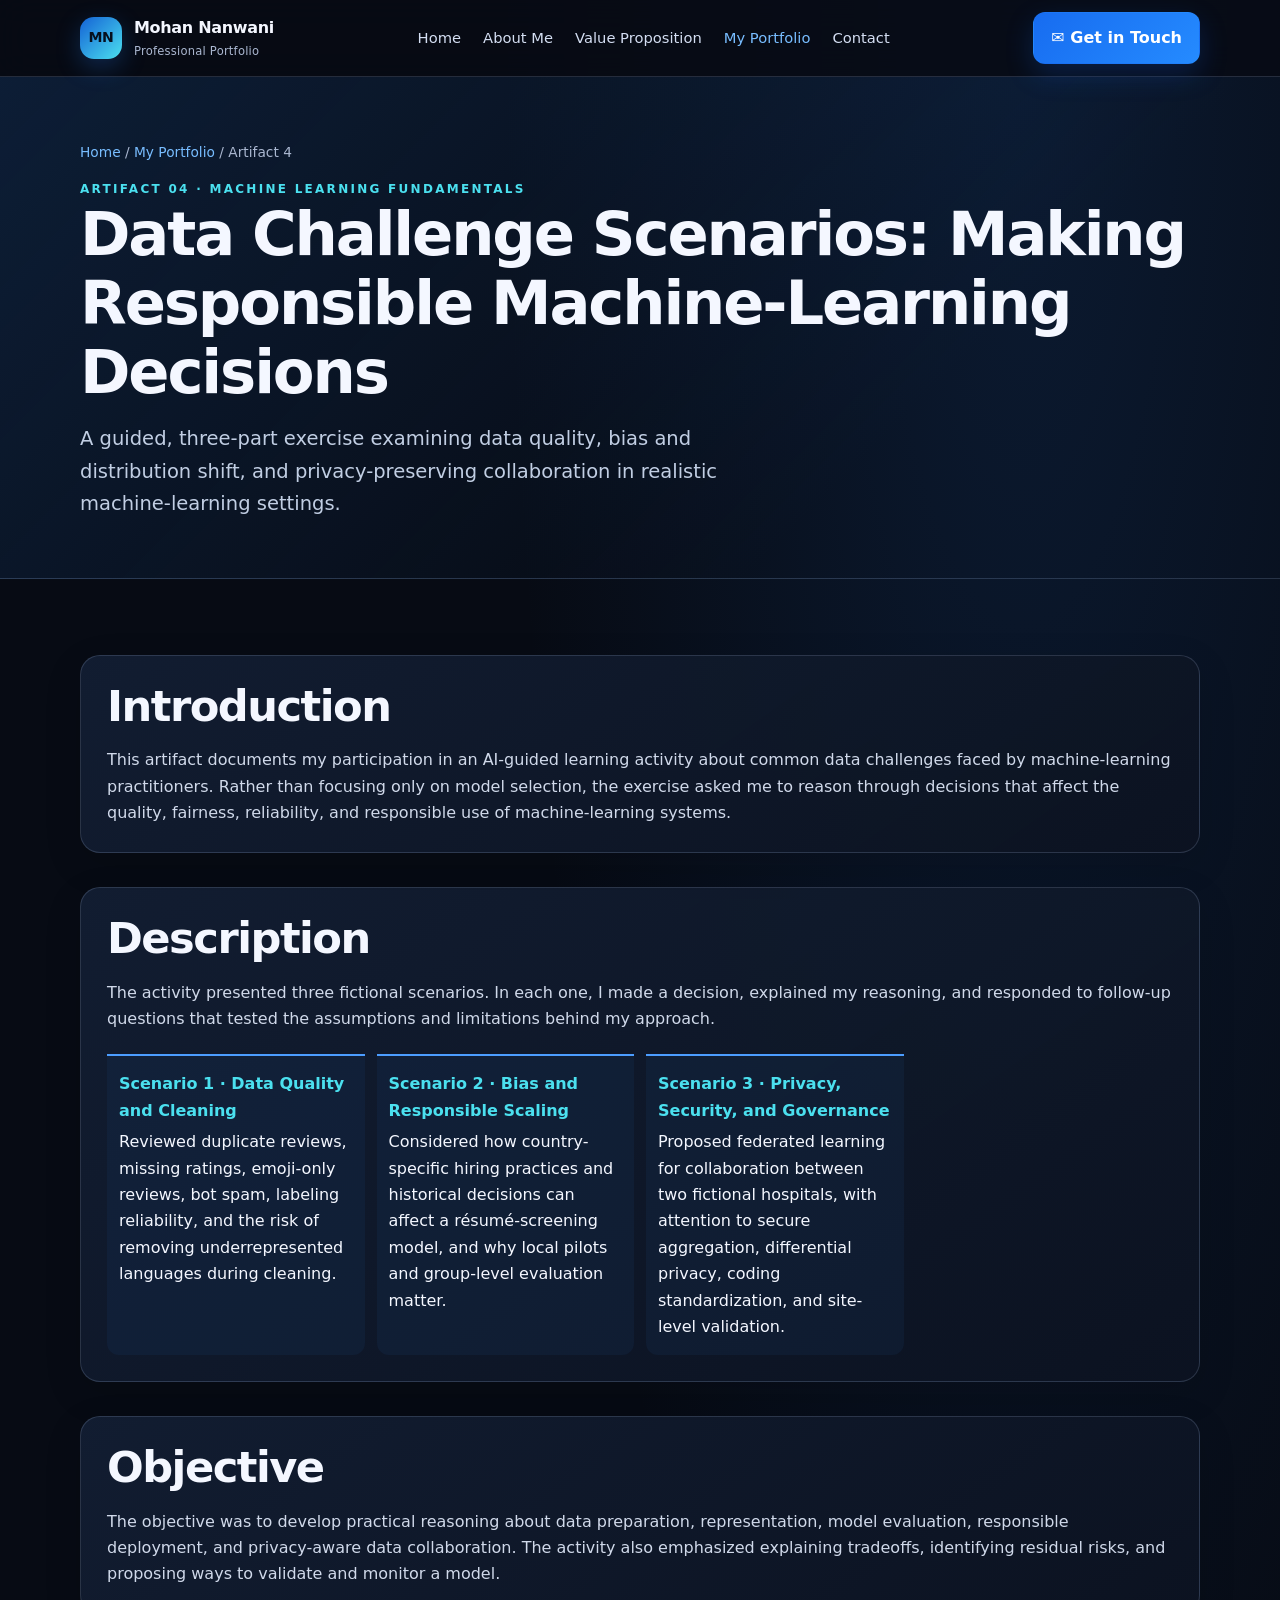
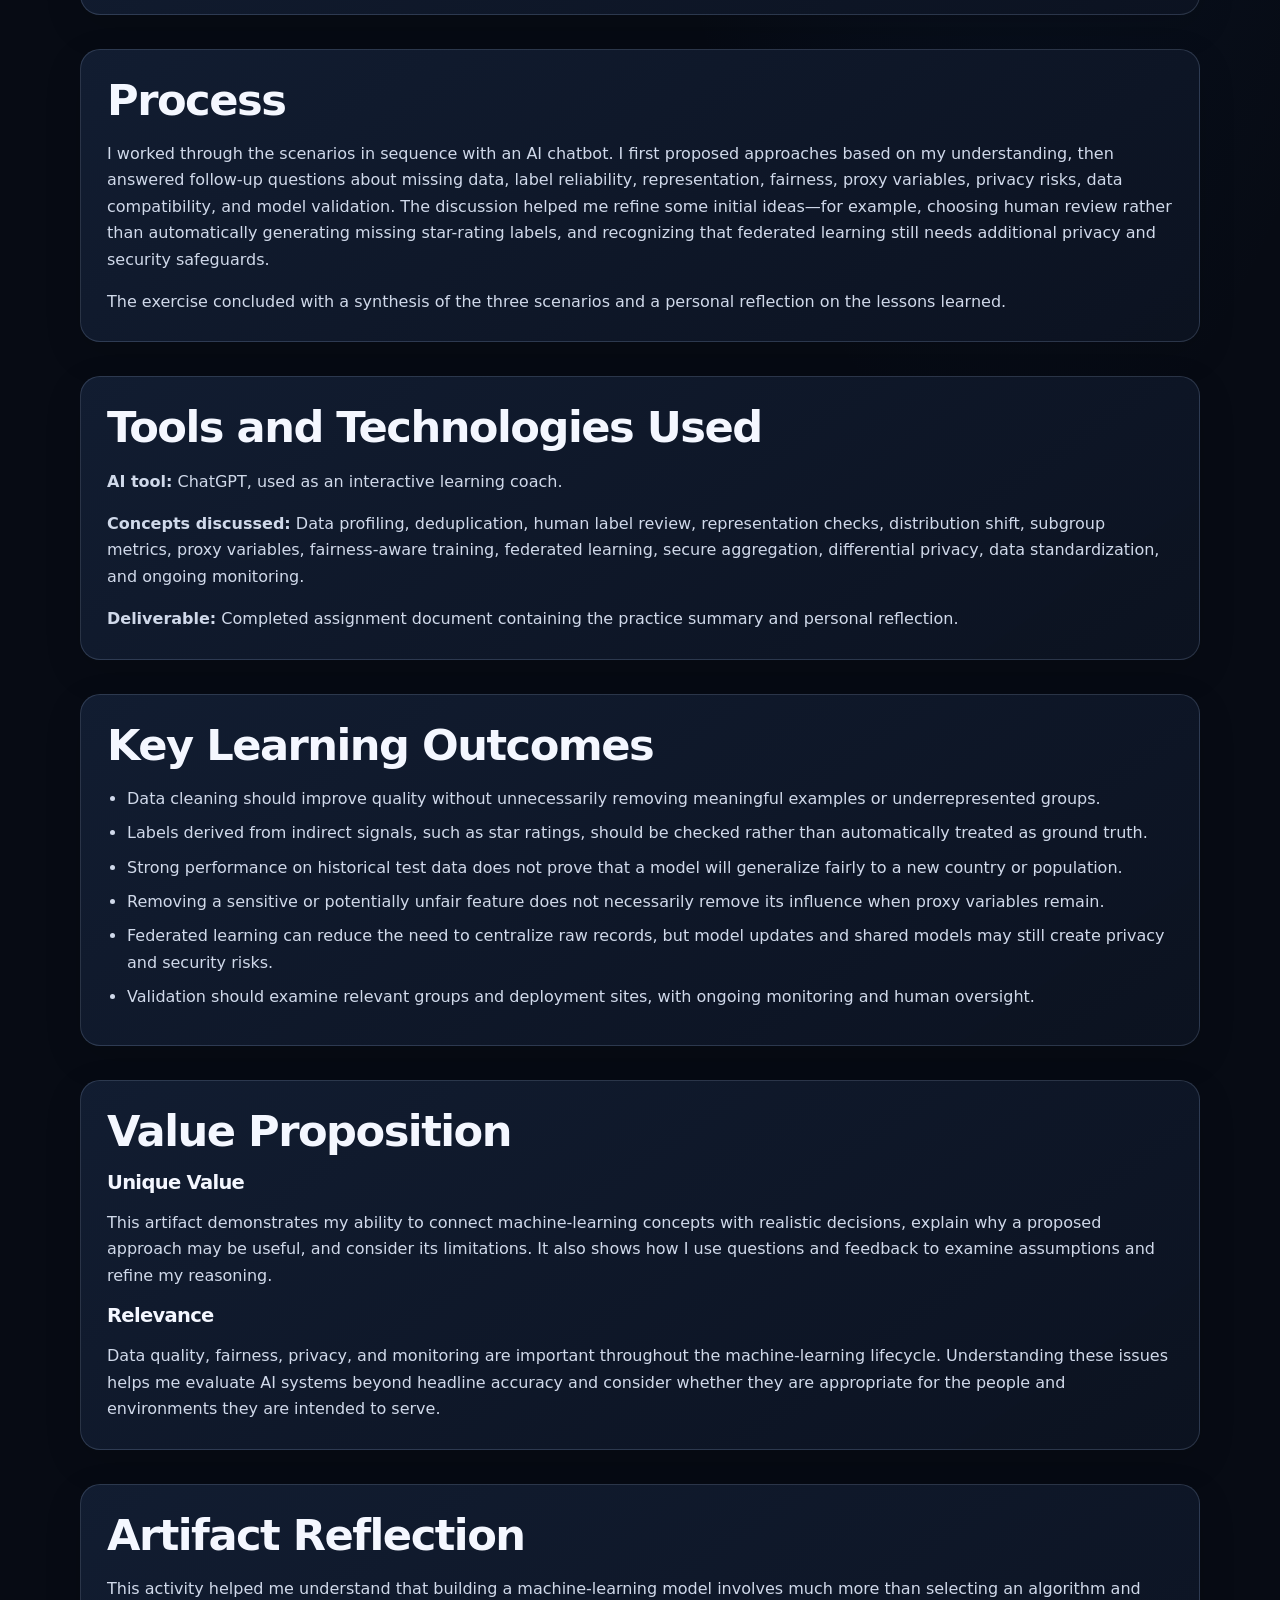
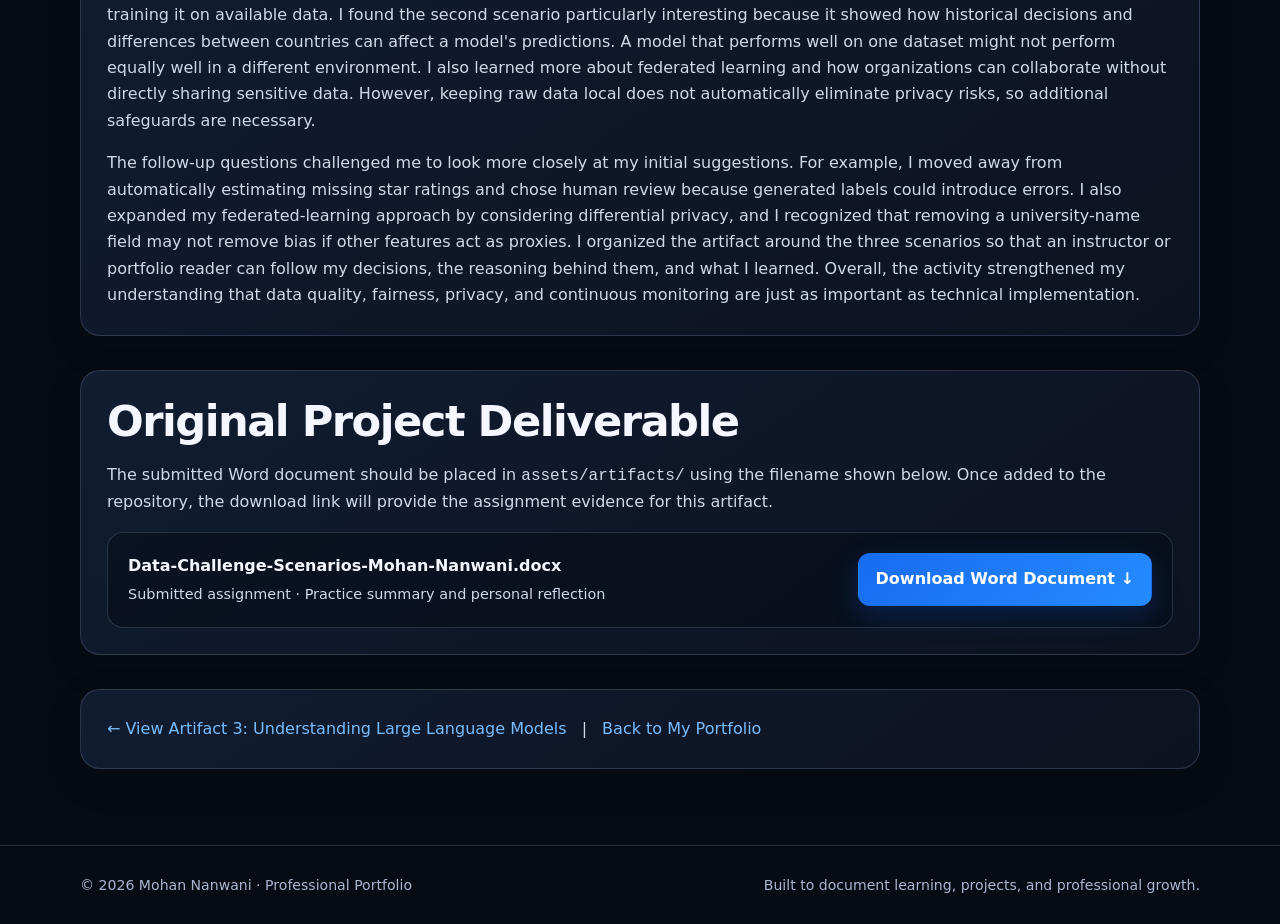
<file: artifact-4.html>
<!doctype html>
<html lang="en">
<head>
<meta charset="utf-8">
<meta name="viewport" content="width=device-width, initial-scale=1">
<meta name="description" content="Mohan Nanwani's Data Challenge Scenarios artifact exploring data quality, bias, distribution shift, privacy, security, and governance in machine learning.">
<title>Artifact 4 — Data Challenge Scenarios | Mohan Nanwani — Professional Portfolio</title>
<link rel="stylesheet" href="assets/css/style.css">
</head>
<body>
<a class="skip-link" href="#main">Skip to content</a>
<header class="site-header"><div class="container nav-wrap">
<a class="brand" href="index.html"><span class="brand-mark">MN</span><span>Mohan Nanwani<small>Professional Portfolio</small></span></a>
<button class="menu-toggle" aria-expanded="false" aria-controls="primary-nav">Menu</button>
<nav class="nav-links" id="primary-nav" aria-label="Main navigation">
<a href="index.html">Home</a>
<a href="about.html">About Me</a>
<a href="value-proposition.html">Value Proposition</a>
<a href="portfolio.html" aria-current="page">My Portfolio</a>
<a href="contact.html">Contact</a>
</nav>
<a class="button" href="contact.html">✉ Get in Touch</a>
</div></header>
<main id="main">
<section class="page-hero"><div class="container">
<div class="breadcrumb"><a href="index.html">Home</a> / <a href="portfolio.html">My Portfolio</a> / Artifact 4</div>
<div class="eyebrow">Artifact 04 · Machine Learning Fundamentals</div>
<h1>Data Challenge Scenarios: Making Responsible Machine-Learning Decisions</h1>
<p class="lead">A guided, three-part exercise examining data quality, bias and distribution shift, and privacy-preserving collaboration in realistic machine-learning settings.</p>
</div></section>

<section class="section"><div class="container content-stack">
<div class="card"><h2>Introduction</h2>
<p>This artifact documents my participation in an AI-guided learning activity about common data challenges faced by machine-learning practitioners. Rather than focusing only on model selection, the exercise asked me to reason through decisions that affect the quality, fairness, reliability, and responsible use of machine-learning systems.</p>
</div>

<div class="card"><h2>Description</h2>
<p>The activity presented three fictional scenarios. In each one, I made a decision, explained my reasoning, and responded to follow-up questions that tested the assumptions and limitations behind my approach.</p>
<div class="timeline">
<div class="timeline-item"><strong>Scenario 1 · Data Quality and Cleaning</strong>Reviewed duplicate reviews, missing ratings, emoji-only reviews, bot spam, labeling reliability, and the risk of removing underrepresented languages during cleaning.</div>
<div class="timeline-item"><strong>Scenario 2 · Bias and Responsible Scaling</strong>Considered how country-specific hiring practices and historical decisions can affect a résumé-screening model, and why local pilots and group-level evaluation matter.</div>
<div class="timeline-item"><strong>Scenario 3 · Privacy, Security, and Governance</strong>Proposed federated learning for collaboration between two fictional hospitals, with attention to secure aggregation, differential privacy, coding standardization, and site-level validation.</div>
</div></div>

<div class="card"><h2>Objective</h2>
<p>The objective was to develop practical reasoning about data preparation, representation, model evaluation, responsible deployment, and privacy-aware data collaboration. The activity also emphasized explaining tradeoffs, identifying residual risks, and proposing ways to validate and monitor a model.</p>
</div>

<div class="card"><h2>Process</h2>
<p>I worked through the scenarios in sequence with an AI chatbot. I first proposed approaches based on my understanding, then answered follow-up questions about missing data, label reliability, representation, fairness, proxy variables, privacy risks, data compatibility, and model validation. The discussion helped me refine some initial ideas—for example, choosing human review rather than automatically generating missing star-rating labels, and recognizing that federated learning still needs additional privacy and security safeguards.</p>
<p>The exercise concluded with a synthesis of the three scenarios and a personal reflection on the lessons learned.</p>
</div>

<div class="card"><h2>Tools and Technologies Used</h2>
<p><strong>AI tool:</strong> ChatGPT, used as an interactive learning coach.</p>
<p><strong>Concepts discussed:</strong> Data profiling, deduplication, human label review, representation checks, distribution shift, subgroup metrics, proxy variables, fairness-aware training, federated learning, secure aggregation, differential privacy, data standardization, and ongoing monitoring.</p>
<p><strong>Deliverable:</strong> Completed assignment document containing the practice summary and personal reflection.</p>
</div>

<div class="card"><h2>Key Learning Outcomes</h2>
<ul class="detail-list">
<li>Data cleaning should improve quality without unnecessarily removing meaningful examples or underrepresented groups.</li>
<li>Labels derived from indirect signals, such as star ratings, should be checked rather than automatically treated as ground truth.</li>
<li>Strong performance on historical test data does not prove that a model will generalize fairly to a new country or population.</li>
<li>Removing a sensitive or potentially unfair feature does not necessarily remove its influence when proxy variables remain.</li>
<li>Federated learning can reduce the need to centralize raw records, but model updates and shared models may still create privacy and security risks.</li>
<li>Validation should examine relevant groups and deployment sites, with ongoing monitoring and human oversight.</li>
</ul></div>

<div class="card"><h2>Value Proposition</h2>
<h3>Unique Value</h3>
<p>This artifact demonstrates my ability to connect machine-learning concepts with realistic decisions, explain why a proposed approach may be useful, and consider its limitations. It also shows how I use questions and feedback to examine assumptions and refine my reasoning.</p>
<h3>Relevance</h3>
<p>Data quality, fairness, privacy, and monitoring are important throughout the machine-learning lifecycle. Understanding these issues helps me evaluate AI systems beyond headline accuracy and consider whether they are appropriate for the people and environments they are intended to serve.</p>
</div>

<div class="card"><h2>Artifact Reflection</h2>
<p>This activity helped me understand that building a machine-learning model involves much more than selecting an algorithm and training it on available data. I found the second scenario particularly interesting because it showed how historical decisions and differences between countries can affect a model's predictions. A model that performs well on one dataset might not perform equally well in a different environment. I also learned more about federated learning and how organizations can collaborate without directly sharing sensitive data. However, keeping raw data local does not automatically eliminate privacy risks, so additional safeguards are necessary.</p>
<p>The follow-up questions challenged me to look more closely at my initial suggestions. For example, I moved away from automatically estimating missing star ratings and chose human review because generated labels could introduce errors. I also expanded my federated-learning approach by considering differential privacy, and I recognized that removing a university-name field may not remove bias if other features act as proxies. I organized the artifact around the three scenarios so that an instructor or portfolio reader can follow my decisions, the reasoning behind them, and what I learned. Overall, the activity strengthened my understanding that data quality, fairness, privacy, and continuous monitoring are just as important as technical implementation.</p>
</div>

<div class="card"><h2>Original Project Deliverable</h2>
<p>The submitted Word document should be placed in <code>assets/artifacts/</code> using the filename shown below. Once added to the repository, the download link will provide the assignment evidence for this artifact.</p>
<div class="file-panel"><div><strong>Data-Challenge-Scenarios-Mohan-Nanwani.docx</strong><p>Submitted assignment · Practice summary and personal reflection</p></div><a class="button" href="assets/artifacts/Data-Challenge-Scenarios-Mohan-Nanwani.docx" download>Download Word Document ↓</a></div>
</div>

<div class="card"><p><a href="artifact-3.html">← View Artifact 3: Understanding Large Language Models</a> <span style="margin:0 10px">|</span> <a href="portfolio.html">Back to My Portfolio</a></p></div>
</div></section>
</main>
<footer class="footer"><div class="container footer-inner"><span>© <span data-year></span> Mohan Nanwani · Professional Portfolio</span><span>Built to document learning, projects, and professional growth.</span></div></footer>
<script src="assets/js/script.js"></script>
</body></html>
</file>
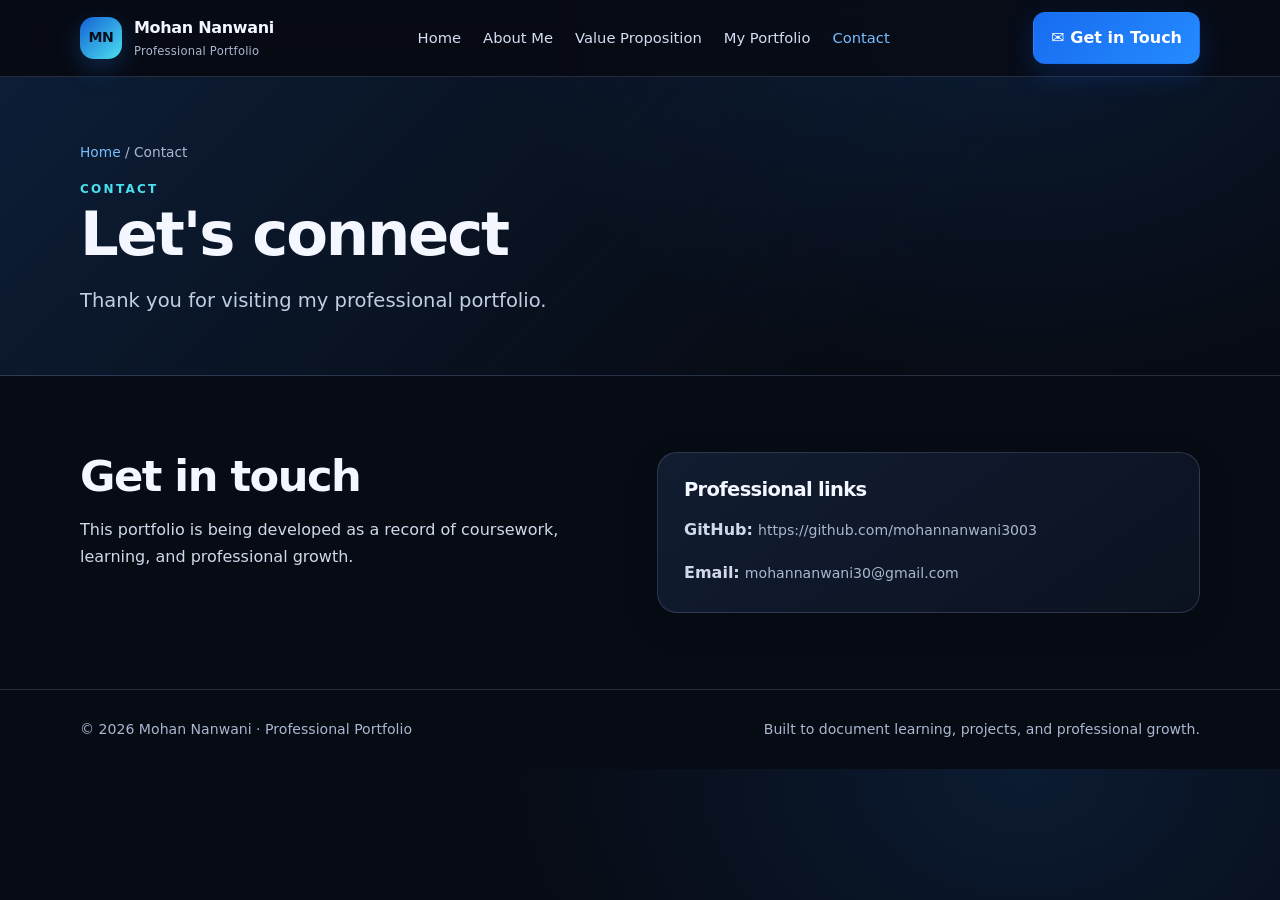
<file: contact.html>
<!doctype html>
<html lang="en">
<head>
<meta charset="utf-8"><meta name="viewport" content="width=device-width, initial-scale=1">
<meta name="description" content="Mohan Nanwani's professional portfolio showcasing AI and machine learning coursework, projects, and learning.">
<title>Contact | Mohan Nanwani — Professional Portfolio</title>
<link rel="stylesheet" href="assets/css/style.css">
</head><body><a class="skip-link" href="#main">Skip to content</a>
<header class="site-header"><div class="container nav-wrap">
<a class="brand" href="index.html"><span class="brand-mark">MN</span><span>Mohan Nanwani<small>Professional Portfolio</small></span></a>
<button class="menu-toggle" aria-expanded="false" aria-controls="primary-nav">Menu</button>
<nav class="nav-links" id="primary-nav" aria-label="Main navigation"><a href="index.html" >Home</a>
<a href="about.html" >About Me</a>
<a href="value-proposition.html" >Value Proposition</a>
<a href="portfolio.html" >My Portfolio</a>
<a href="contact.html" aria-current="page">Contact</a></nav>
<a class="button" href="contact.html">✉ Get in Touch</a>
</div></header><main id="main">
<section class="page-hero"><div class="container"><div class="breadcrumb"><a href="index.html">Home</a> / Contact</div><div class="eyebrow">Contact</div><h1>Let's connect</h1><p class="lead">Thank you for visiting my professional portfolio.</p></div></section>
<section class="section"><div class="container two-col"><div><h2>Get in touch</h2><p>This portfolio is being developed as a record of coursework, learning, and professional growth.</p></div><div class="card"><h3>Professional links</h3><p><strong>GitHub:</strong> <span class="small-note">https://github.com/mohannanwani3003</span></p><p><strong>Email:</strong> <span class="small-note">mohannanwani30@gmail.com</span></p></div></div></section>
</main><footer class="footer"><div class="container footer-inner"><span>© <span data-year></span> Mohan Nanwani · Professional Portfolio</span><span>Built to document learning, projects, and professional growth.</span></div></footer><script src="assets/js/script.js"></script></body></html>
</file>
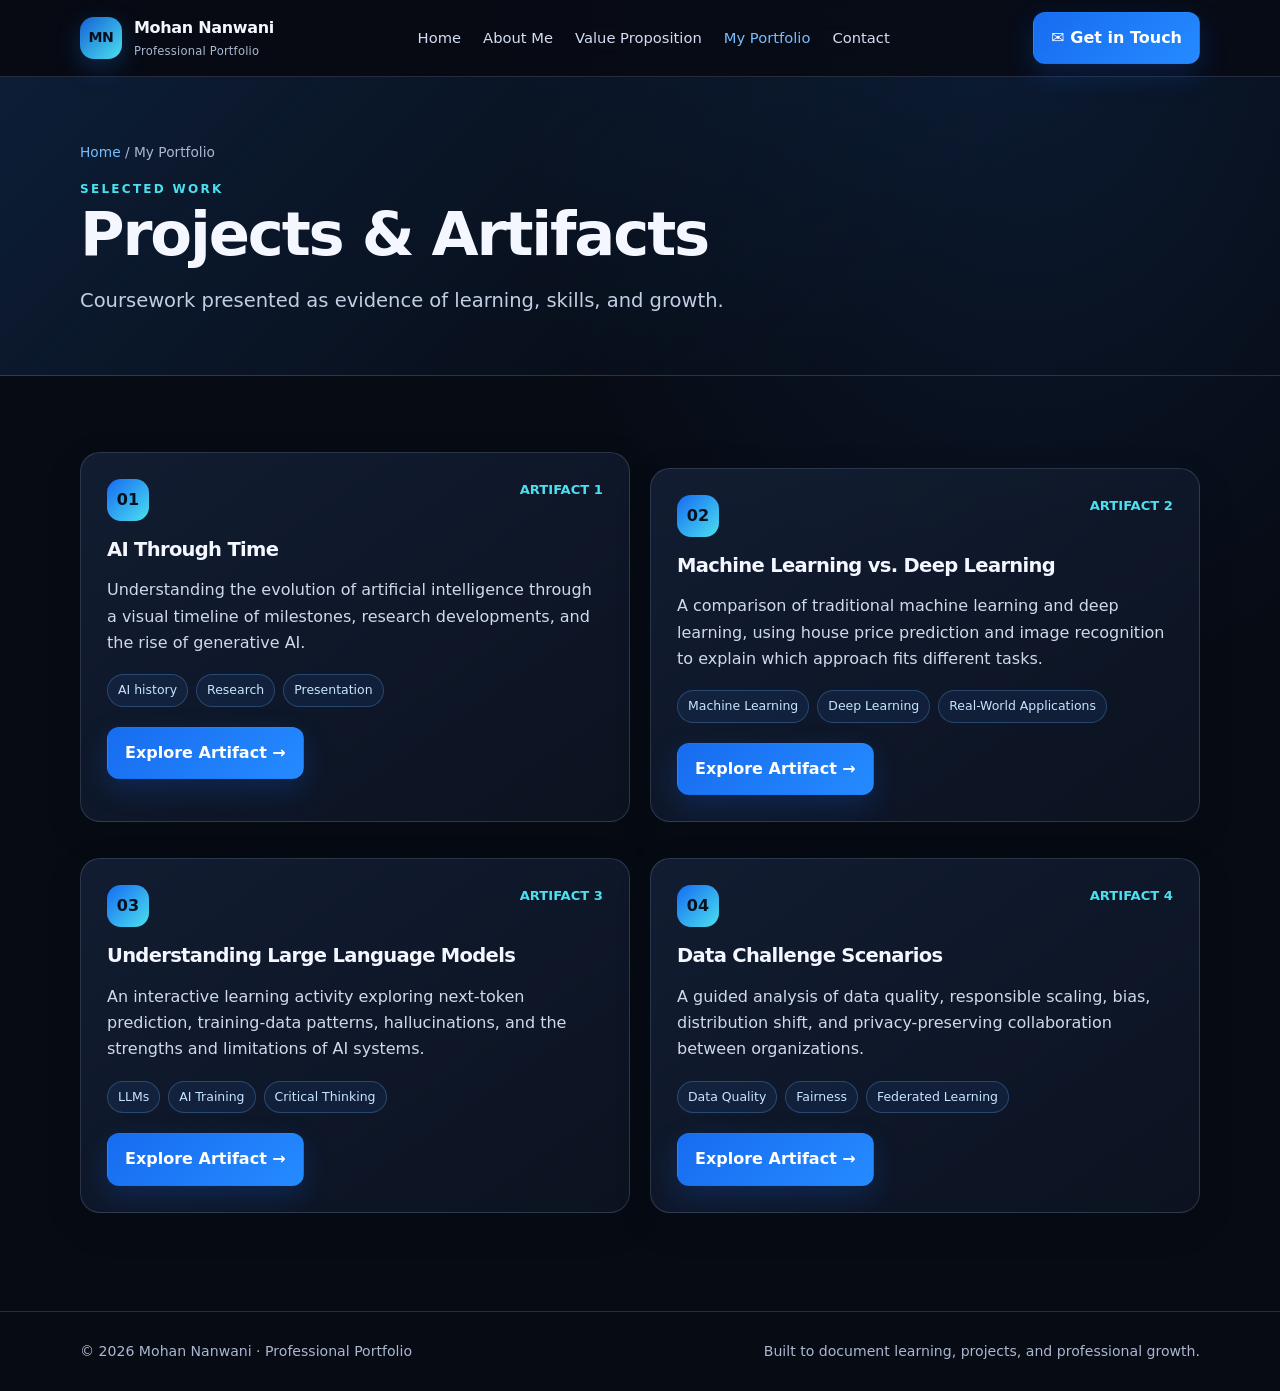
<file: portfolio.html>
<!doctype html>
<html lang="en">
<head>
<meta charset="utf-8"><meta name="viewport" content="width=device-width, initial-scale=1">
<meta name="description" content="Mohan Nanwani's professional portfolio showcasing AI and machine learning coursework, projects, and learning.">
<title>My Portfolio | Mohan Nanwani — Professional Portfolio</title>
<link rel="stylesheet" href="assets/css/style.css">
</head><body><a class="skip-link" href="#main">Skip to content</a>
<header class="site-header"><div class="container nav-wrap">
<a class="brand" href="index.html"><span class="brand-mark">MN</span><span>Mohan Nanwani<small>Professional Portfolio</small></span></a>
<button class="menu-toggle" aria-expanded="false" aria-controls="primary-nav">Menu</button>
<nav class="nav-links" id="primary-nav" aria-label="Main navigation"><a href="index.html" >Home</a>
<a href="about.html" >About Me</a>
<a href="value-proposition.html" >Value Proposition</a>
<a href="portfolio.html" aria-current="page">My Portfolio</a>
<a href="contact.html" >Contact</a></nav>
<a class="button" href="contact.html">✉ Get in Touch</a>
</div></header><main id="main">
<section class="page-hero"><div class="container"><div class="breadcrumb"><a href="index.html">Home</a> / My Portfolio</div><div class="eyebrow">Selected work</div><h1>Projects &amp; Artifacts</h1><p class="lead">Coursework presented as evidence of learning, skills, and growth.</p></div></section>
<section class="section"><div class="container"><div class="project-grid">
<article class="card project-card"><div class="project-top"><span class="project-number">01</span><span class="project-meta">ARTIFACT 1</span></div><div class="project-body"><h3>AI Through Time</h3><p>Understanding the evolution of artificial intelligence through a visual timeline of milestones, research developments, and the rise of generative AI.</p><div class="tag-row"><span class="tag">AI history</span><span class="tag">Research</span><span class="tag">Presentation</span></div><p style="margin-top:20px"><a class="button" href="artifact-1.html">Explore Artifact →</a></p></div></article>
<article class="card project-card"><div class="project-top"><span class="project-number">02</span><span class="project-meta">ARTIFACT 2</span></div><div class="project-body"><h3>Machine Learning vs. Deep Learning</h3><p>A comparison of traditional machine learning and deep learning, using house price prediction and image recognition to explain which approach fits different tasks.</p><div class="tag-row"><span class="tag">Machine Learning</span><span class="tag">Deep Learning</span><span class="tag">Real-World Applications</span></div><p style="margin-top:20px"><a class="button" href="artifact-2.html">Explore Artifact →</a></p></div></article>

<article class="card project-card"><div class="project-top"><span class="project-number">03</span><span class="project-meta">ARTIFACT 3</span></div><div class="project-body"><h3>Understanding Large Language Models</h3><p>An interactive learning activity exploring next-token prediction, training-data patterns, hallucinations, and the strengths and limitations of AI systems.</p><div class="tag-row"><span class="tag">LLMs</span><span class="tag">AI Training</span><span class="tag">Critical Thinking</span></div><p style="margin-top:20px"><a class="button" href="artifact-3.html">Explore Artifact →</a></p></div></article>


<article class="card project-card"><div class="project-top"><span class="project-number">04</span><span class="project-meta">ARTIFACT 4</span></div><div class="project-body"><h3>Data Challenge Scenarios</h3><p>A guided analysis of data quality, responsible scaling, bias, distribution shift, and privacy-preserving collaboration between organizations.</p><div class="tag-row"><span class="tag">Data Quality</span><span class="tag">Fairness</span><span class="tag">Federated Learning</span></div><p style="margin-top:20px"><a class="button" href="artifact-4.html">Explore Artifact →</a></p></div></article>

</div><p class="small-note" style="margin-top:22px"></p></div></section>
</main><footer class="footer"><div class="container footer-inner"><span>© <span data-year></span> Mohan Nanwani · Professional Portfolio</span><span>Built to document learning, projects, and professional growth.</span></div></footer><script src="assets/js/script.js"></script></body></html>
</file>
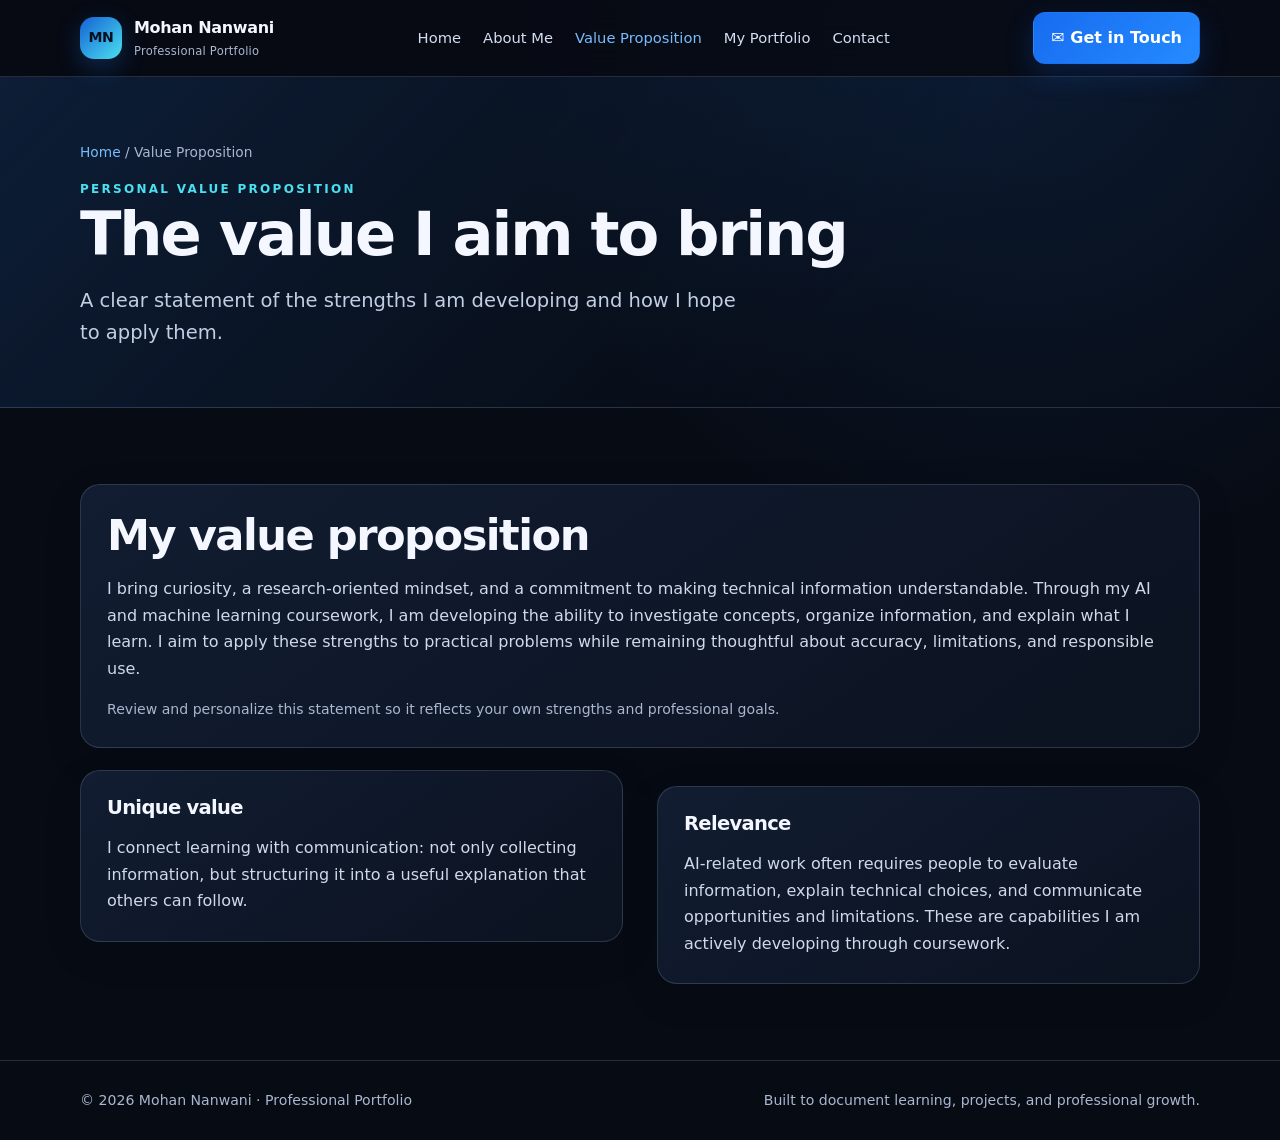
<file: value-proposition.html>
<!doctype html>
<html lang="en">
<head>
<meta charset="utf-8"><meta name="viewport" content="width=device-width, initial-scale=1">
<meta name="description" content="Mohan Nanwani's professional portfolio showcasing AI and machine learning coursework, projects, and learning.">
<title>Value Proposition | Mohan Nanwani — Professional Portfolio</title>
<link rel="stylesheet" href="assets/css/style.css">
</head><body><a class="skip-link" href="#main">Skip to content</a>
<header class="site-header"><div class="container nav-wrap">
<a class="brand" href="index.html"><span class="brand-mark">MN</span><span>Mohan Nanwani<small>Professional Portfolio</small></span></a>
<button class="menu-toggle" aria-expanded="false" aria-controls="primary-nav">Menu</button>
<nav class="nav-links" id="primary-nav" aria-label="Main navigation"><a href="index.html" >Home</a>
<a href="about.html" >About Me</a>
<a href="value-proposition.html" aria-current="page">Value Proposition</a>
<a href="portfolio.html" >My Portfolio</a>
<a href="contact.html" >Contact</a></nav>
<a class="button" href="contact.html">✉ Get in Touch</a>
</div></header><main id="main">
<section class="page-hero"><div class="container"><div class="breadcrumb"><a href="index.html">Home</a> / Value Proposition</div><div class="eyebrow">Personal value proposition</div><h1>The value I aim to bring</h1><p class="lead">A clear statement of the strengths I am developing and how I hope to apply them.</p></div></section>
<section class="section"><div class="container">
<div class="card"><h2>My value proposition</h2><p>I bring curiosity, a research-oriented mindset, and a commitment to making technical information understandable. Through my AI and machine learning coursework, I am developing the ability to investigate concepts, organize information, and explain what I learn. I aim to apply these strengths to practical problems while remaining thoughtful about accuracy, limitations, and responsible use.</p><p class="small-note">Review and personalize this statement so it reflects your own strengths and professional goals.</p></div>
<div class="two-col" style="margin-top:22px"><div class="card"><h3>Unique value</h3><p>I connect learning with communication: not only collecting information, but structuring it into a useful explanation that others can follow.</p></div><div class="card"><h3>Relevance</h3><p>AI-related work often requires people to evaluate information, explain technical choices, and communicate opportunities and limitations. These are capabilities I am actively developing through coursework.</p></div></div>
</div></section>
</main><footer class="footer"><div class="container footer-inner"><span>© <span data-year></span> Mohan Nanwani · Professional Portfolio</span><span>Built to document learning, projects, and professional growth.</span></div></footer><script src="assets/js/script.js"></script></body></html>
</file>
<file: assets/css/style.css>
:root {
  --bg: #070b14;
  --bg-soft: #0d1424;
  --panel: #111b2e;
  --panel-2: #15223a;
  --text: #f4f7ff;
  --muted: #aab7d0;
  --line: rgba(178, 199, 235, .18);
  --blue: #4c9dff;
  --blue-bright: #78bdff;
  --cyan: #4be0ef;
  --max: 1120px;
  --radius: 20px;
  --shadow: 0 24px 70px rgba(0,0,0,.28);
}
* { box-sizing: border-box; }
html { scroll-behavior: smooth; }
body {
  margin: 0; background: radial-gradient(ellipse at 80% 0%, rgba(26,82,156,.22), transparent 36%), var(--bg);
  color: var(--text); font: 16px/1.65 Inter, ui-sans-serif, system-ui, -apple-system, BlinkMacSystemFont, "Segoe UI", sans-serif;
}
a { color: var(--blue-bright); text-decoration: none; }
a:hover { color: white; }
img { max-width: 100%; display: block; }
.container { width: min(var(--max), calc(100% - 40px)); margin: 0 auto; }
.skip-link { position:absolute; left:-9999px; top:auto; }
.skip-link:focus { left:1rem; top:1rem; z-index:99; padding:.7rem; background:#fff; color:#000; }
.site-header { position:sticky; top:0; z-index:20; backdrop-filter: blur(16px); background:rgba(7,11,20,.86); border-bottom:1px solid var(--line); }
.nav-wrap { min-height:76px; display:flex; align-items:center; justify-content:space-between; gap:24px; }
.brand { display:flex; align-items:center; gap:12px; color:var(--text); font-weight:750; letter-spacing:-.02em; }
.brand-mark { display:grid; place-items:center; width:42px; height:42px; border-radius:14px; background:linear-gradient(135deg,#1462d5,#4be0ef); color:#06101e; font-size:.88rem; font-weight:900; box-shadow:0 8px 24px rgba(41,133,255,.25); }
.brand small { display:block; color:var(--muted); font-size:.72rem; font-weight:500; letter-spacing:.02em; }
.nav-links { display:flex; align-items:center; gap:22px; }
.nav-links a { color:#d4def2; font-size:.92rem; }
.nav-links a:hover, .nav-links a[aria-current="page"] { color:var(--blue-bright); }
.menu-toggle { display:none; background:transparent; color:var(--text); border:1px solid var(--line); border-radius:10px; padding:8px 12px; font:inherit; }
.button { display:inline-flex; align-items:center; justify-content:center; gap:9px; padding:12px 17px; border-radius:12px; background:linear-gradient(135deg,#176cf0,#258bff); color:white; font-weight:750; border:1px solid transparent; box-shadow:0 10px 28px rgba(16,101,236,.22); }
.button:hover { color:white; transform:translateY(-1px); }
.button.secondary { background:transparent; border-color:var(--line); box-shadow:none; color:var(--text); }
.eyebrow { color:var(--cyan); text-transform:uppercase; letter-spacing:.19em; font-size:.75rem; font-weight:850; }
h1,h2,h3 { line-height:1.14; letter-spacing:-.035em; margin:0 0 16px; }
h1 { font-size:clamp(2.6rem,6vw,4.8rem); }
h2 { font-size:clamp(1.8rem,3.4vw,2.7rem); }
h3 { font-size:1.22rem; }
p { margin:0 0 16px; color:#d0d9ea; }
.lead { font-size:clamp(1.05rem,2vw,1.22rem); color:#c1cee3; max-width:660px; }
.hero { padding:86px 0 68px; overflow:hidden; }
.hero-grid { display:grid; grid-template-columns:1.05fr .95fr; align-items:center; gap:56px; }
.hero h1 span { display:block; color:var(--blue-bright); }
.hero-actions { display:flex; flex-wrap:wrap; gap:12px; margin-top:28px; }
.hero-art { min-height:365px; position:relative; border:1px solid rgba(104,174,255,.35); border-radius:28px; overflow:hidden; background:linear-gradient(140deg,rgba(15,38,74,.95),rgba(4,10,21,.98)); box-shadow:var(--shadow); display:grid; place-items:center; }
.hero-art:before,.hero-art:after { content:""; position:absolute; border:1px solid rgba(75,224,239,.26); border-radius:50%; width:300px; height:300px; }
.hero-art:after { width:220px; height:220px; }
.orb { width:150px; height:150px; border-radius:50%; z-index:1; background:radial-gradient(circle at 35% 30%,#c9f8ff,#3a9fff 20%,#10438a 54%,#07142b 72%); box-shadow:0 0 45px rgba(57,171,255,.6), inset -12px -14px 24px rgba(0,0,0,.45); }
.orb:after { content:"AI"; display:grid; place-items:center; height:100%; font-size:2.3rem; font-weight:900; letter-spacing:.12em; color:white; text-shadow:0 0 18px #4be0ef; }
.floating-label { position:absolute; z-index:2; padding:11px 14px; border:1px solid rgba(115,189,255,.32); border-radius:12px; background:rgba(8,20,39,.88); color:#e9f4ff; font-size:.84rem; box-shadow:0 10px 28px rgba(0,0,0,.2); }
.label-one { top:16%; left:7%; } .label-two { top:20%; right:7%; } .label-three { bottom:18%; left:8%; } .label-four { bottom:14%; right:8%; }
.hero-art .grid-glow { position:absolute; inset:0; opacity:.3; background-image:linear-gradient(rgba(86,162,255,.12) 1px,transparent 1px),linear-gradient(90deg,rgba(86,162,255,.12) 1px,transparent 1px); background-size:32px 32px; mask-image:linear-gradient(transparent,#000 22%,#000 78%,transparent); }
.stats { border-block:1px solid var(--line); background:rgba(12,20,36,.68); }
.stats-grid { display:grid; grid-template-columns:repeat(4,1fr); }
.stat { padding:24px 18px; border-right:1px solid var(--line); }
.stat:last-child { border-right:0; }
.stat strong { display:block; font-size:.96rem; color:#f6f9ff; }
.stat span { color:var(--muted); font-size:.88rem; }
.section { padding:76px 0; }
.section.alt { background:linear-gradient(180deg,rgba(16,29,51,.55),rgba(9,15,27,.45)); border-block:1px solid var(--line); }
.section-head { margin-bottom:28px; max-width:760px; }
.section-head p { margin-bottom:0; }
.two-col { display:grid; grid-template-columns:1fr 1fr; gap:34px; align-items:start; }
.card { border:1px solid var(--line); background:linear-gradient(145deg,rgba(19,31,52,.92),rgba(12,19,33,.96)); border-radius:var(--radius); padding:26px; box-shadow:0 12px 38px rgba(0,0,0,.12); }
.card + .card { margin-top:16px; }
.card p:last-child { margin-bottom:0; }
.tag-row { display:flex; flex-wrap:wrap; gap:8px; margin-top:18px; }
.tag { border:1px solid rgba(95,172,255,.28); background:rgba(48,123,220,.1); color:#c7e4ff; padding:5px 10px; border-radius:999px; font-size:.78rem; }
.project-grid { display:grid; grid-template-columns:repeat(2,1fr); gap:20px; }
.project-card { padding:0; overflow:hidden; }
.project-top { padding:26px 26px 0; display:flex; justify-content:space-between; gap:15px; }
.project-number { display:grid; place-items:center; width:42px; height:42px; flex:0 0 auto; border-radius:14px; background:linear-gradient(135deg,#156bf2,#4be0ef); color:#06111e; font-weight:900; }
.project-body { padding:18px 26px 26px; }
.project-meta { font-size:.82rem; color:var(--cyan); font-weight:750; }
.callout { border-left:3px solid var(--cyan); padding:14px 18px; background:rgba(63,176,231,.08); border-radius:0 12px 12px 0; color:#dce9fb; }
.page-hero { padding:64px 0 42px; border-bottom:1px solid var(--line); background:linear-gradient(135deg,rgba(19,52,95,.45),transparent 70%); }
.page-hero h1 { font-size:clamp(2.4rem,5vw,3.8rem); }
.breadcrumb { color:var(--muted); font-size:.86rem; margin-bottom:16px; }
.content-stack { display:grid; gap:18px; }
.detail-list { margin:0; padding-left:20px; color:#d0d9ea; }
.detail-list li { margin:.5rem 0; }
.timeline { display:grid; grid-template-columns:repeat(4,1fr); gap:12px; margin-top:22px; }
.timeline-item { border-top:2px solid var(--blue); padding:15px 12px; background:rgba(36,92,160,.1); border-radius:0 0 12px 12px; }
.timeline-item strong { display:block; color:var(--cyan); margin-bottom:5px; }
.file-panel { display:flex; align-items:center; justify-content:space-between; gap:18px; padding:20px; border:1px solid var(--line); background:rgba(7,14,25,.55); border-radius:16px; }
.file-panel p { margin:4px 0 0; font-size:.9rem; }
.footer { border-top:1px solid var(--line); padding:28px 0; color:var(--muted); font-size:.88rem; }
.footer-inner { display:flex; justify-content:space-between; gap:20px; flex-wrap:wrap; }
.small-note { color:var(--muted); font-size:.88rem; }
.form-note { font-size:.88rem; color:var(--muted); }
@media (max-width: 860px) {
  .hero-grid,.two-col { grid-template-columns:1fr; gap:28px; }
  .hero { padding-top:56px; }
  .hero-art { min-height:300px; }
  .stats-grid { grid-template-columns:repeat(2,1fr); }
  .stat:nth-child(2) { border-right:0; }
  .stat:nth-child(-n+2) { border-bottom:1px solid var(--line); }
  .project-grid { grid-template-columns:1fr; }
}
@media (max-width: 650px) {
  .container { width:min(var(--max),calc(100% - 28px)); }
  .nav-wrap { min-height:68px; flex-wrap:wrap; padding:10px 0; }
  .menu-toggle { display:block; }
  .nav-links { display:none; flex-basis:100%; align-items:flex-start; flex-direction:column; gap:12px; padding:8px 0 14px; }
  .nav-links.open { display:flex; }
  .nav-wrap .button { display:none; }
  .hero-art { min-height:270px; }
  .floating-label { font-size:.72rem; padding:8px 10px; }
  .label-one { top:10%; left:4%; } .label-two { top:12%; right:4%; } .label-three { bottom:10%; left:4%; } .label-four { bottom:8%; right:4%; }
  .stats-grid { grid-template-columns:1fr; }
  .stat,.stat:nth-child(2) { border-right:0; border-bottom:1px solid var(--line); }
  .stat:last-child { border-bottom:0; }
  .section { padding:54px 0; }
  .timeline { grid-template-columns:repeat(2,1fr); }
  .file-panel { align-items:flex-start; flex-direction:column; }
}
</file>
